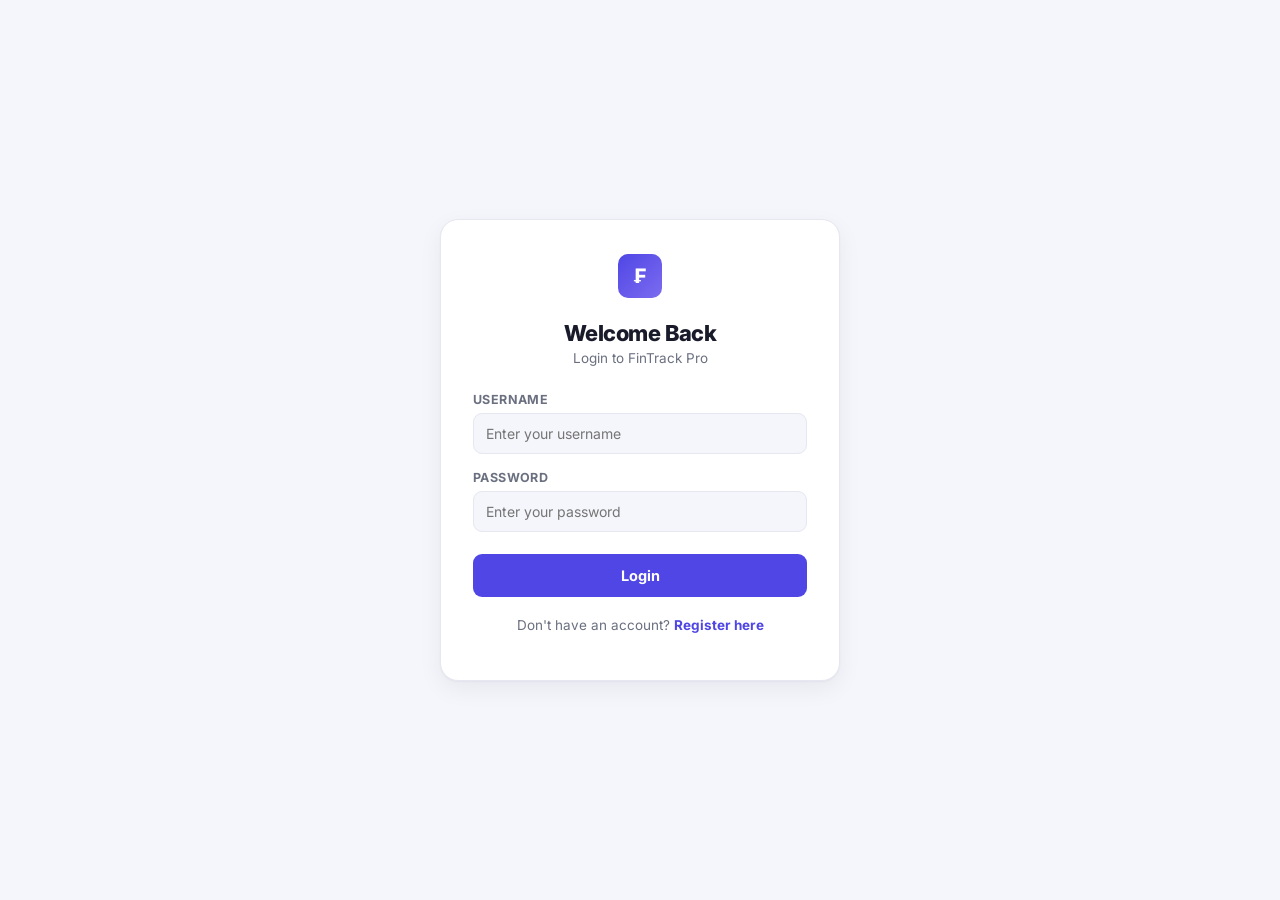
<file: FINTRACK-PRO-TASK-A7/index.html>
<!DOCTYPE html>
<html lang="en">
<head>
<meta charset="UTF-8" />
<meta name="viewport" content="width=device-width, initial-scale=1.0" />
<title>Login — FinTrack Pro</title>
<link rel="preconnect" href="https://fonts.googleapis.com">
<link rel="preconnect" href="https://fonts.gstatic.com" crossorigin>
<link href="https://fonts.googleapis.com/css2?family=Inter:wght@400;500;600;700;800&display=swap" rel="stylesheet">
<link rel="stylesheet" href="css/style.css">
</head>
<body>

<div class="auth-page">
  <div class="auth-card">
    <div class="auth-brand">
      <div class="brand-mark">₣</div>
    </div>
    <h1 class="auth-title">Welcome Back</h1>
    <p class="auth-sub">Login to FinTrack Pro</p>

    <div class="auth-error" id="authError"></div>
    <div class="auth-success" id="authSuccess"></div>

    <form onsubmit="handleLogin(event)">
      <div class="field">
        <label>Username</label>
        <input type="text" id="loginUsername" autocomplete="username" placeholder="Enter your username">
      </div>
      <div class="field">
        <label>Password</label>
        <input type="password" id="loginPassword" autocomplete="current-password" placeholder="Enter your password">
      </div>
      <button type="submit" class="btn btn-primary">Login</button>
    </form>

    <p class="auth-foot">Don't have an account? <a href="register.html">Register here</a></p>
  </div>
</div>

<script src="js/script.js"></script>
<script>checkRegisteredBanner();</script>
</body>
</html>
</file>
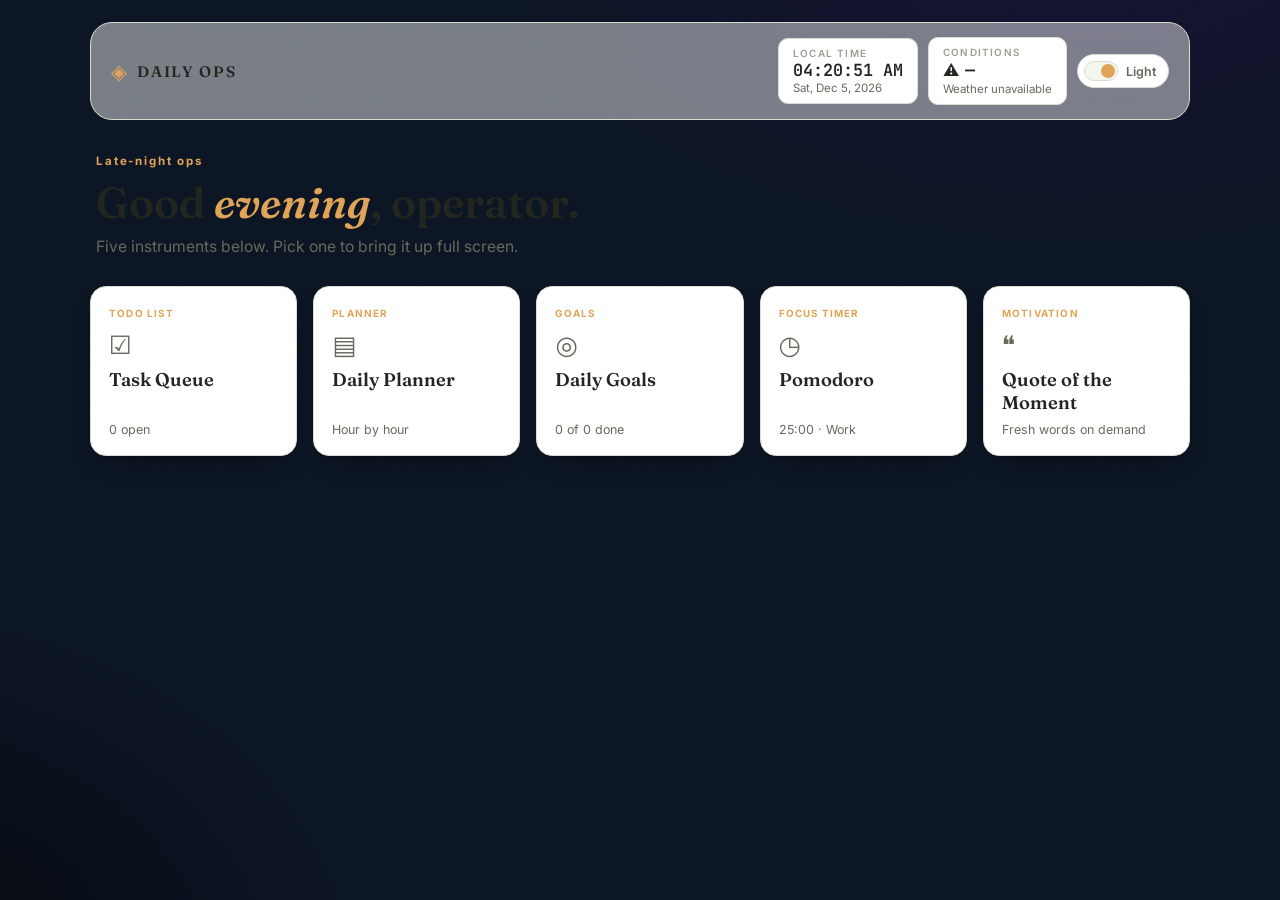
<file: PRODUCTIVITY-DASHBOARD-TASK-A8/index.html>
<!DOCTYPE html>
<html lang="en">
<head>
<meta charset="UTF-8" />
<meta name="viewport" content="width=device-width, initial-scale=1.0" />
<title>Daily Ops — Productivity Dashboard</title>
<link rel="preconnect" href="https://fonts.googleapis.com">
<link rel="preconnect" href="https://fonts.gstatic.com" crossorigin>
<link href="https://fonts.googleapis.com/css2?family=Fraunces:opsz,wght@9..144,400;9..144,500;9..144,600;9..144,700&family=Inter:wght@400;500;600;700&family=JetBrains+Mono:wght@400;500;700&display=swap" rel="stylesheet">
<link rel="stylesheet" href="style.css">
</head>
<body data-theme="dark" data-period="morning">

<div class="grain"></div>

<div class="app-shell">

  <!-- ===== Topbar : always-visible widgets ===== -->
  <header class="topbar">
    <div class="brand">
      <span class="brand-mark">◈</span>
      <span class="brand-text">DAILY&nbsp;OPS</span>
    </div>

    <div class="status-cluster">
      <div class="readout clock-widget" id="clock-widget">
        <span class="readout-label">LOCAL TIME</span>
        <span class="readout-value mono" id="clock-time">--:--:--</span>
        <span class="readout-sub" id="clock-date">-- --- ----</span>
      </div>

      <div class="readout weather-widget" id="weather-widget" aria-live="polite">
        <span class="readout-label">CONDITIONS</span>
        <div class="weather-body" id="weather-body">
          <span class="weather-icon" id="weather-icon">⋯</span>
          <span class="readout-value mono" id="weather-temp">--°</span>
        </div>
        <span class="readout-sub" id="weather-place">Locating…</span>
      </div>

      <button class="theme-toggle" id="theme-toggle" aria-label="Switch color theme" aria-pressed="false">
        <span class="toggle-track">
          <span class="toggle-thumb"></span>
        </span>
        <span class="toggle-label" id="theme-toggle-label">Dark</span>
      </button>
    </div>
  </header>

  <!-- ===== Dashboard (home) ===== -->
  <main class="dashboard" id="dashboard">
    <section class="hero">
      <p class="hero-eyebrow" id="hero-eyebrow">Systems nominal</p>
      <h1 class="hero-title">Good <span id="greeting-period">morning</span>, operator.</h1>
      <p class="hero-sub">Five instruments below. Pick one to bring it up full screen.</p>
    </section>

    <div class="card-grid" id="card-grid">
      <button class="tile" data-feature="todo">
        <span class="tile-tag">TODO&nbsp;LIST</span>
        <span class="tile-glyph">☑</span>
        <span class="tile-title">Task Queue</span>
        <span class="tile-meta" id="tile-meta-todo">0 open</span>
      </button>

      <button class="tile" data-feature="planner">
        <span class="tile-tag">PLANNER</span>
        <span class="tile-glyph">▤</span>
        <span class="tile-title">Daily Planner</span>
        <span class="tile-meta" id="tile-meta-planner">Hour by hour</span>
      </button>

      <button class="tile" data-feature="goals">
        <span class="tile-tag">GOALS</span>
        <span class="tile-glyph">◎</span>
        <span class="tile-title">Daily Goals</span>
        <span class="tile-meta" id="tile-meta-goals">0 of 0 done</span>
      </button>

      <button class="tile" data-feature="pomodoro">
        <span class="tile-tag">FOCUS&nbsp;TIMER</span>
        <span class="tile-glyph">◷</span>
        <span class="tile-title">Pomodoro</span>
        <span class="tile-meta" id="tile-meta-pomodoro">25:00 · Work</span>
      </button>

      <button class="tile" data-feature="quote">
        <span class="tile-tag">MOTIVATION</span>
        <span class="tile-glyph">❝</span>
        <span class="tile-title">Quote of the Moment</span>
        <span class="tile-meta">Fresh words on demand</span>
      </button>
    </div>
  </main>

  <!-- ===== Full-screen feature view ===== -->
  <div class="feature-view" id="feature-view" hidden>
    <button class="back-btn" id="back-btn">
      <span aria-hidden="true">←</span> Dashboard
    </button>

    <!-- TODO LIST -->
    <section class="feature-panel" data-panel="todo" hidden>
      <header class="panel-head">
        <span class="panel-tag">TODO LIST</span>
        <h2>Task Queue</h2>
      </header>

      <form class="add-row" id="todo-form">
        <input type="text" id="todo-input" placeholder="Add a task…" autocomplete="off" maxlength="140" aria-label="New task text" />
        <button type="submit" class="btn-primary">Add task</button>
      </form>

      <ul class="item-list" id="todo-list" aria-live="polite"></ul>
      <p class="empty-hint" id="todo-empty">No tasks yet. Add your first one above.</p>
    </section>

    <!-- DAILY PLANNER -->
    <section class="feature-panel" data-panel="planner" hidden>
      <header class="panel-head">
        <span class="panel-tag">PLANNER</span>
        <h2>Daily Planner</h2>
      </header>
      <div class="slot-list" id="slot-list"></div>
    </section>

    <!-- DAILY GOALS -->
    <section class="feature-panel" data-panel="goals" hidden>
      <header class="panel-head">
        <span class="panel-tag">GOALS</span>
        <h2>Daily Goals</h2>
      </header>

      <form class="add-row" id="goal-form">
        <input type="text" id="goal-input" placeholder="Set a goal for today…" autocomplete="off" maxlength="100" aria-label="New goal text" />
        <button type="submit" class="btn-primary">Add goal</button>
      </form>

      <div class="progress-block">
        <div class="progress-track"><div class="progress-fill" id="goal-progress-fill"></div></div>
        <span class="progress-text mono" id="goal-progress-text">0 of 0 completed</span>
      </div>

      <ul class="item-list" id="goal-list" aria-live="polite"></ul>
      <p class="empty-hint" id="goal-empty">No goals yet. What matters most today?</p>
    </section>

    <!-- POMODORO -->
    <section class="feature-panel feature-panel--center" data-panel="pomodoro" hidden>
      <header class="panel-head">
        <span class="panel-tag">FOCUS TIMER</span>
        <h2>Pomodoro</h2>
      </header>

      <div class="pomodoro-wrap">
        <div class="dial-wrap">
          <svg class="dial" viewBox="0 0 200 200" aria-hidden="true">
            <circle class="dial-track" cx="100" cy="100" r="88"></circle>
            <circle class="dial-progress" id="dial-progress" cx="100" cy="100" r="88"></circle>
          </svg>
          <div class="dial-center">
            <span class="dial-session" id="dial-session">Work Session</span>
            <span class="dial-time mono" id="dial-time">25:00</span>
          </div>
        </div>

        <div class="timer-controls">
          <button class="btn-secondary" id="timer-reset">Reset</button>
          <button class="btn-primary btn-primary--wide" id="timer-toggle">Start</button>
          <button class="btn-secondary" id="timer-skip">Skip</button>
        </div>
      </div>
    </section>

    <!-- MOTIVATION QUOTE -->
    <section class="feature-panel feature-panel--center" data-panel="quote" hidden>
      <header class="panel-head">
        <span class="panel-tag">MOTIVATION</span>
        <h2>Quote of the Moment</h2>
      </header>

      <div class="quote-card" aria-live="polite">
        <p class="quote-text" id="quote-text">Loading a thought worth keeping…</p>
        <p class="quote-author" id="quote-author"></p>
      </div>

      <button class="btn-primary" id="quote-refresh">New quote</button>
    </section>
  </div>

</div>

<script src="script.js"></script>
</body>
</html>
</file>
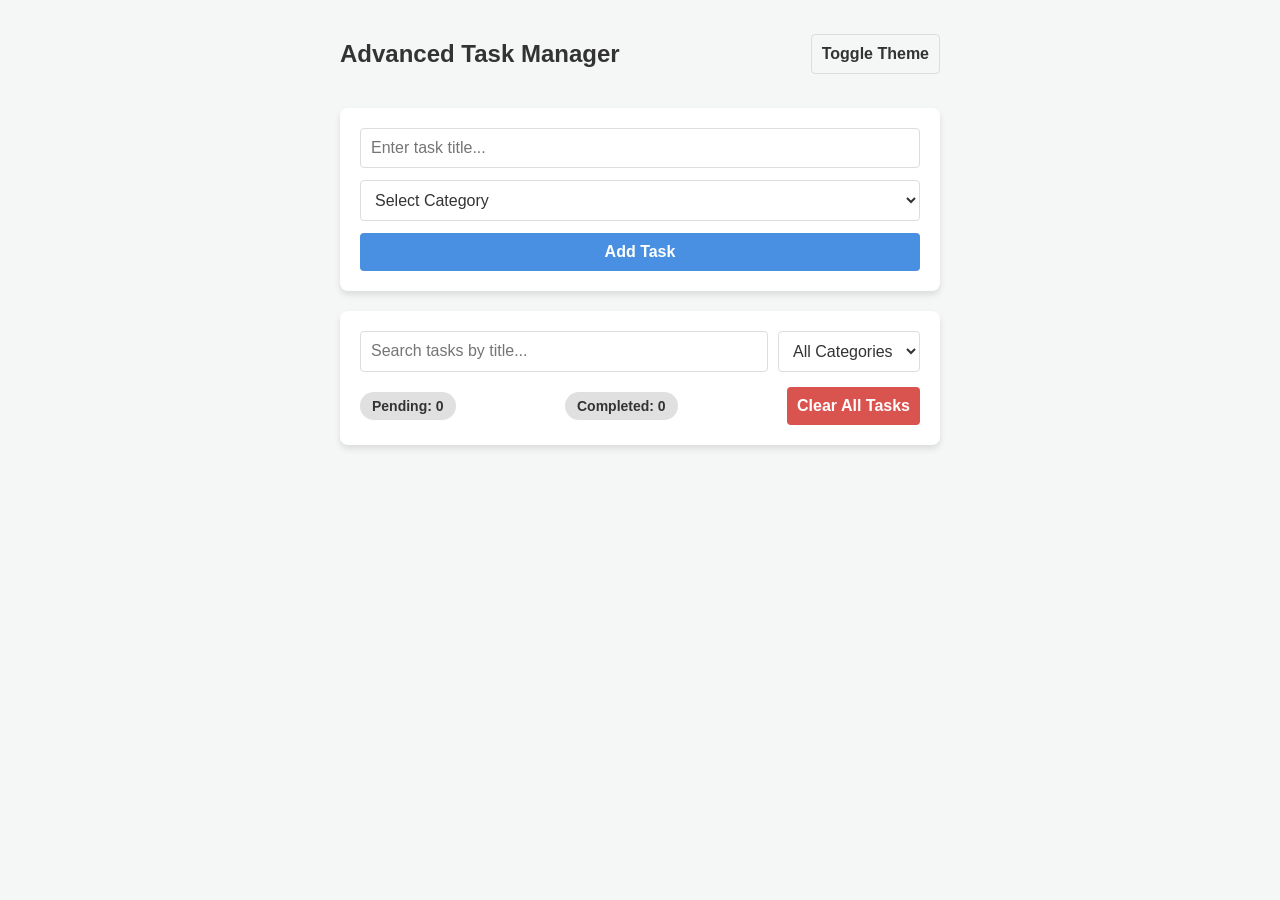
<file: PROJECT-DOM-TASK-A6/index.html>
<!DOCTYPE html>
<html lang="en" data-theme="light">
<head>
    <meta charset="UTF-8">
    <meta name="viewport" content="width=device-width, initial-scale=1.0">
    <title>DOM Explorer: Advanced Interactive Task Manager</title>
    <link rel="stylesheet" href="style.css">
</head>
<body>

    <header>
        <h2>Advanced Task Manager</h2>
        <button id="theme-toggle">Toggle Theme</button>
    </header>

    <div class="container">
        <form id="task-form">
            <input type="text" id="task-title" placeholder="Enter task title..." required>
            <select id="task-category" required>
                <option value="" disabled selected>Select Category</option>
                <option value="Work">Work</option>
                <option value="Personal">Personal</option>
                <option value="Urgent">Urgent</option>
            </select>
            <button type="submit">Add Task</button>
        </form>
    </div>

    <div class="container controls-grid">
        <div class="search-filters">
            <input type="text" id="search-input" placeholder="Search tasks by title...">
            <select id="filter-category">
                <option value="All">All Categories</option>
                <option value="Work">Work</option>
                <option value="Personal">Personal</option>
                <option value="Urgent">Urgent</option>
            </select>
        </div>
        
        <div class="counters-row">
            <div class="counter-badge">Pending: <span id="count-pending">0</span></div>
            <div class="counter-badge">Completed: <span id="count-completed">0</span></div>
            <button id="clear-all-btn" class="btn-delete">Clear All Tasks</button>
        </div>
    </div>

    <div id="task-container" class="task-list"></div>

    <script src="script.js"></script>
</body>
</html>
</file>
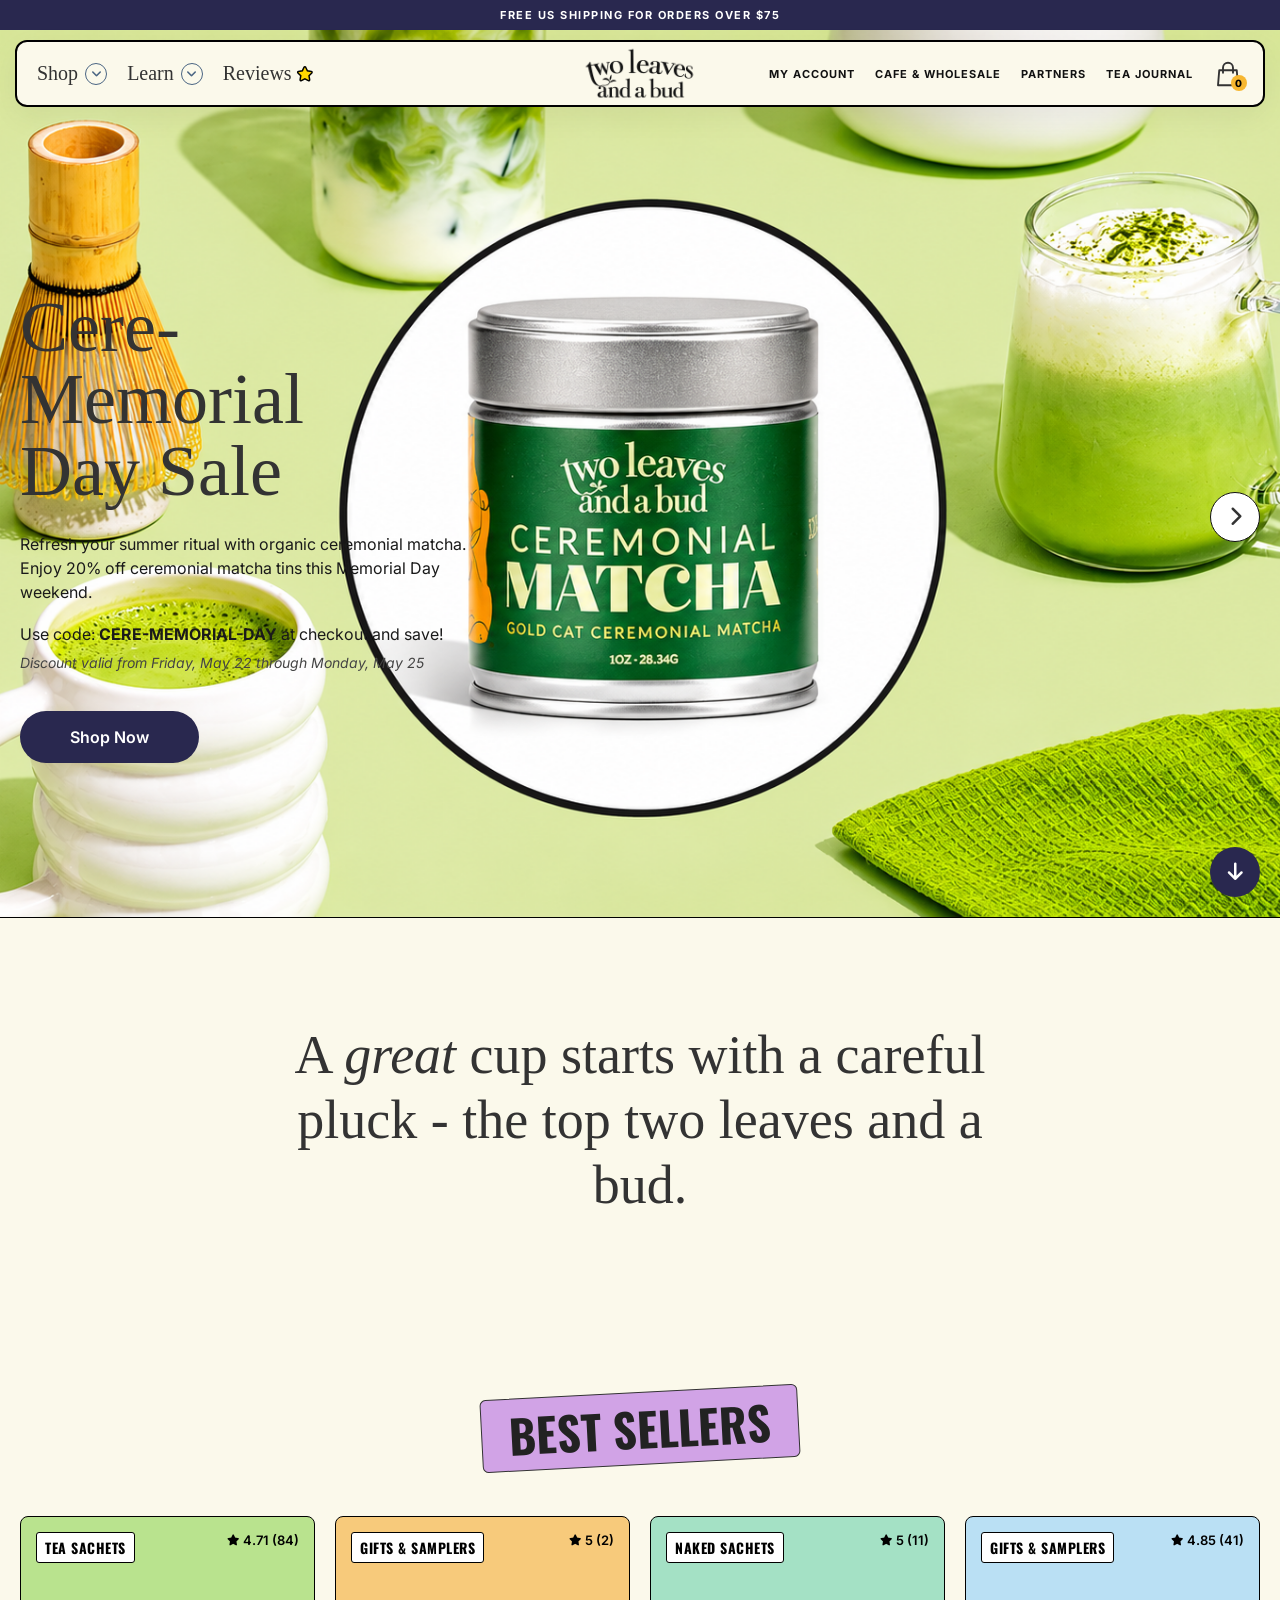
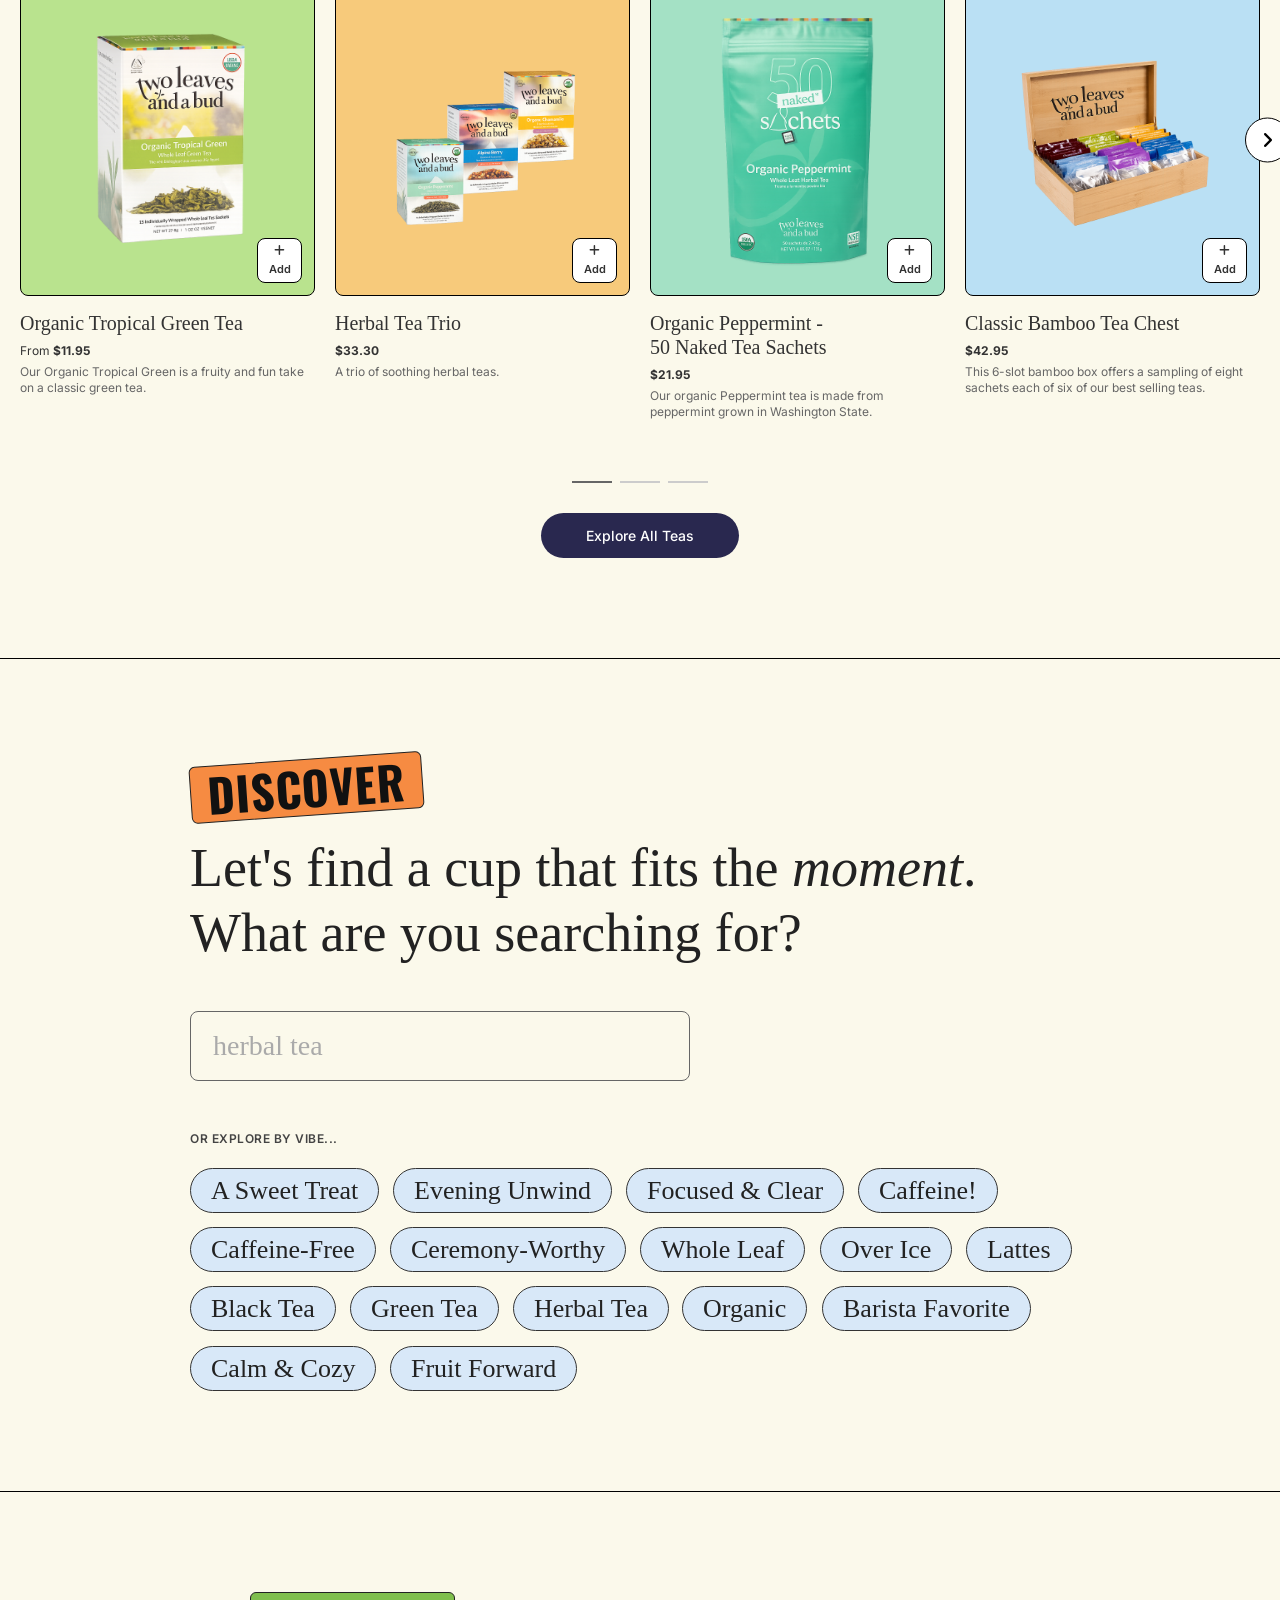
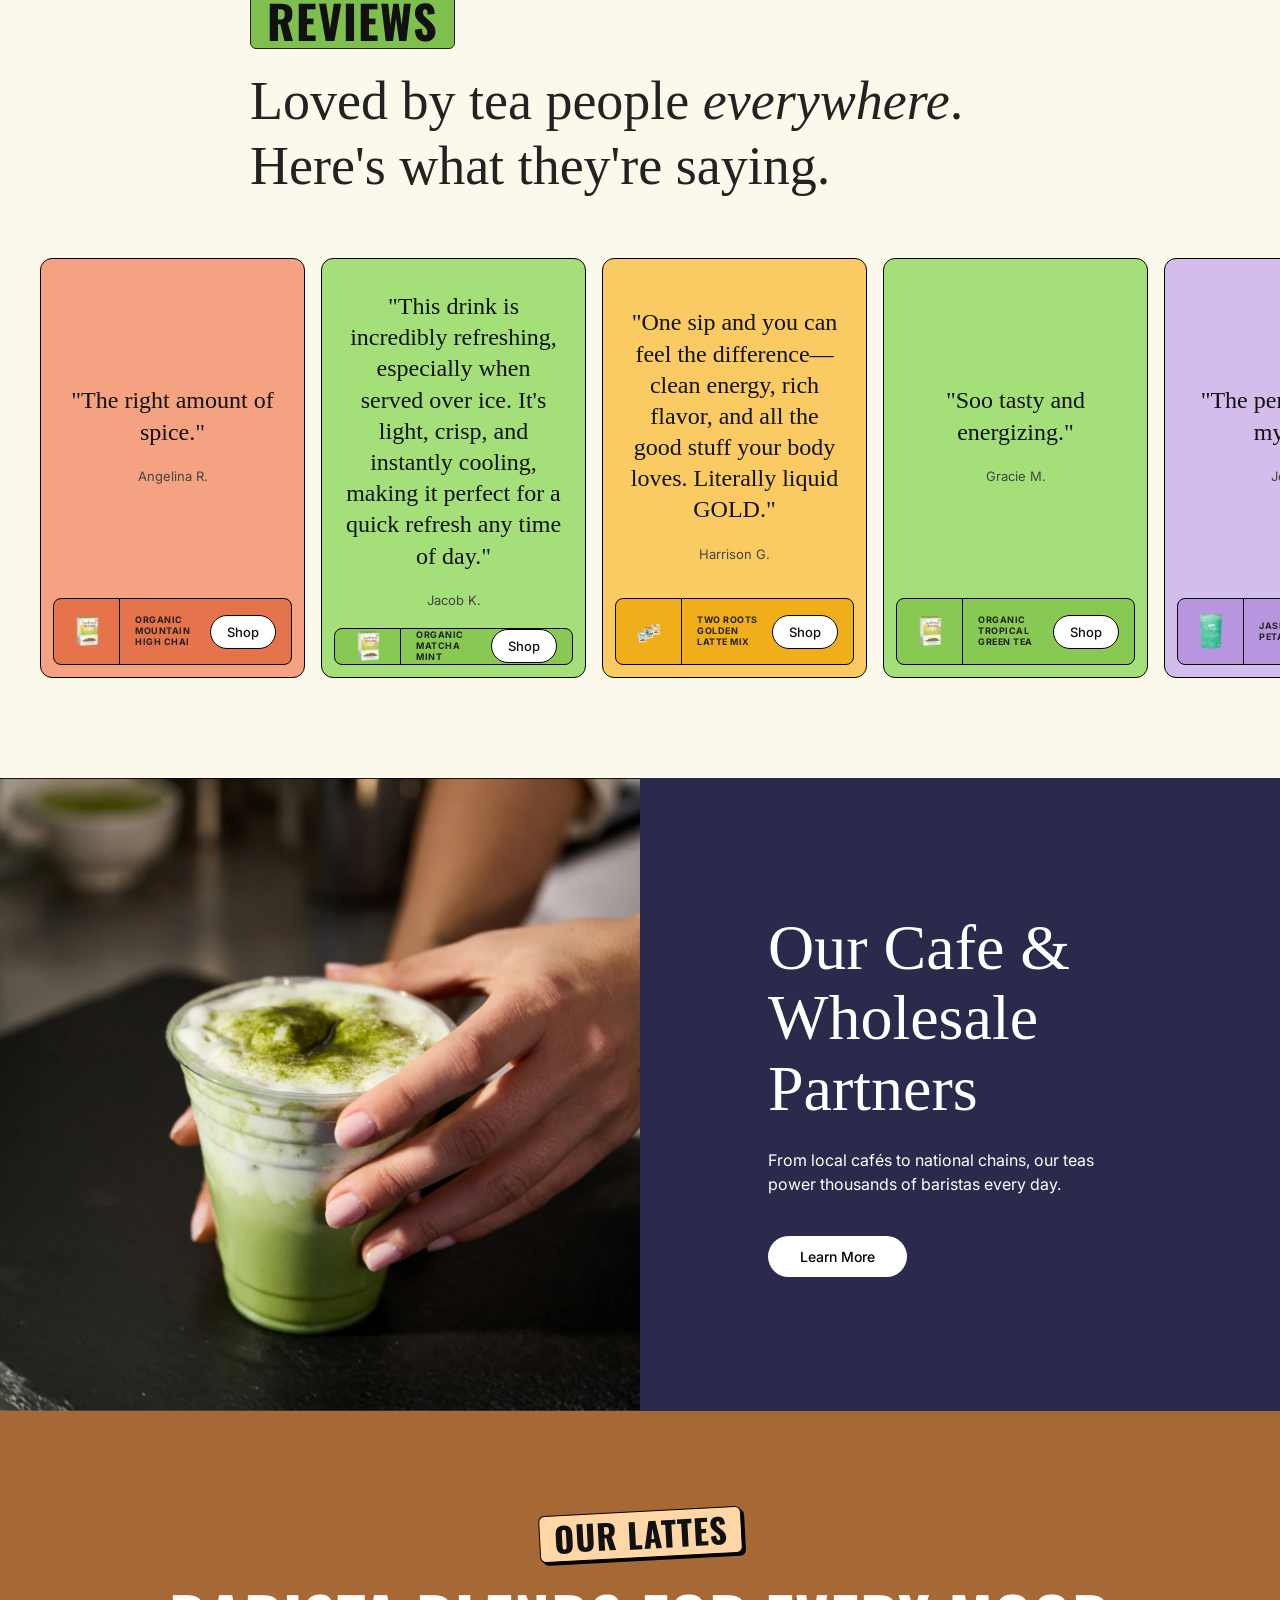
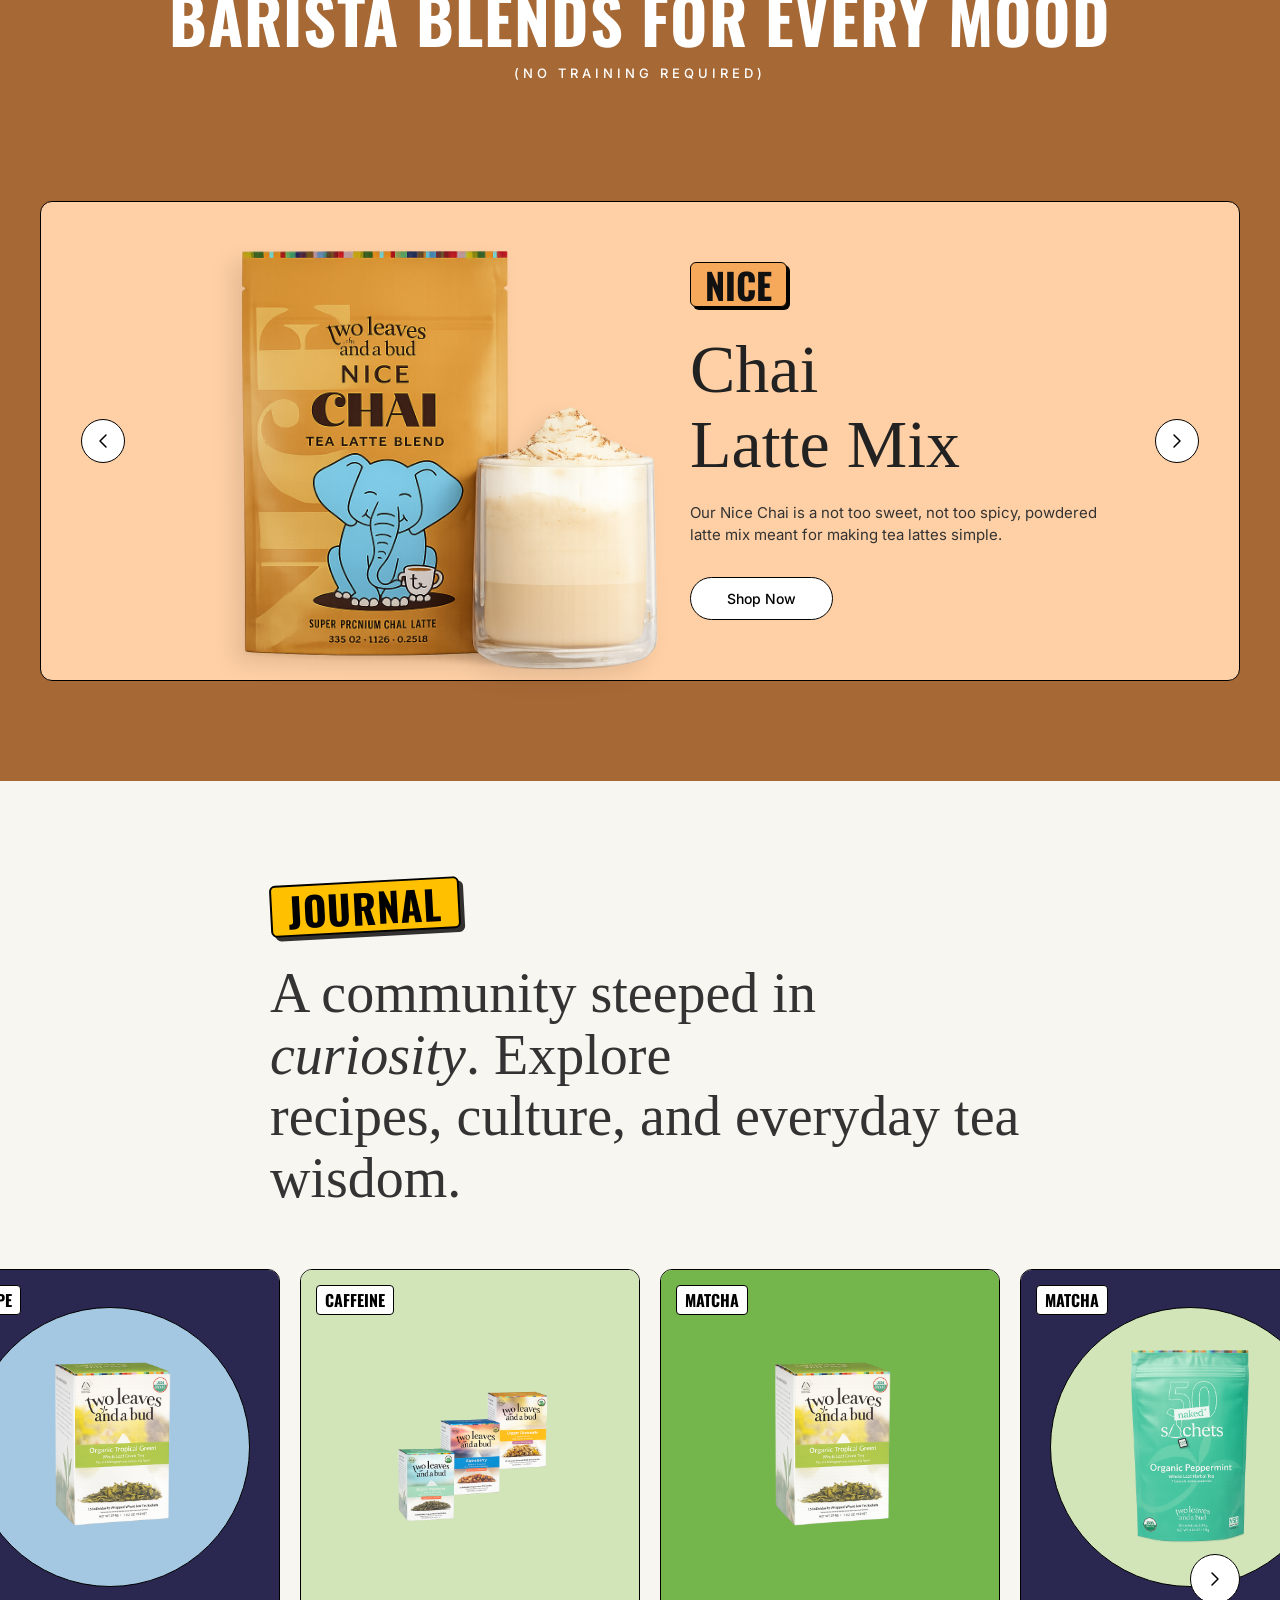
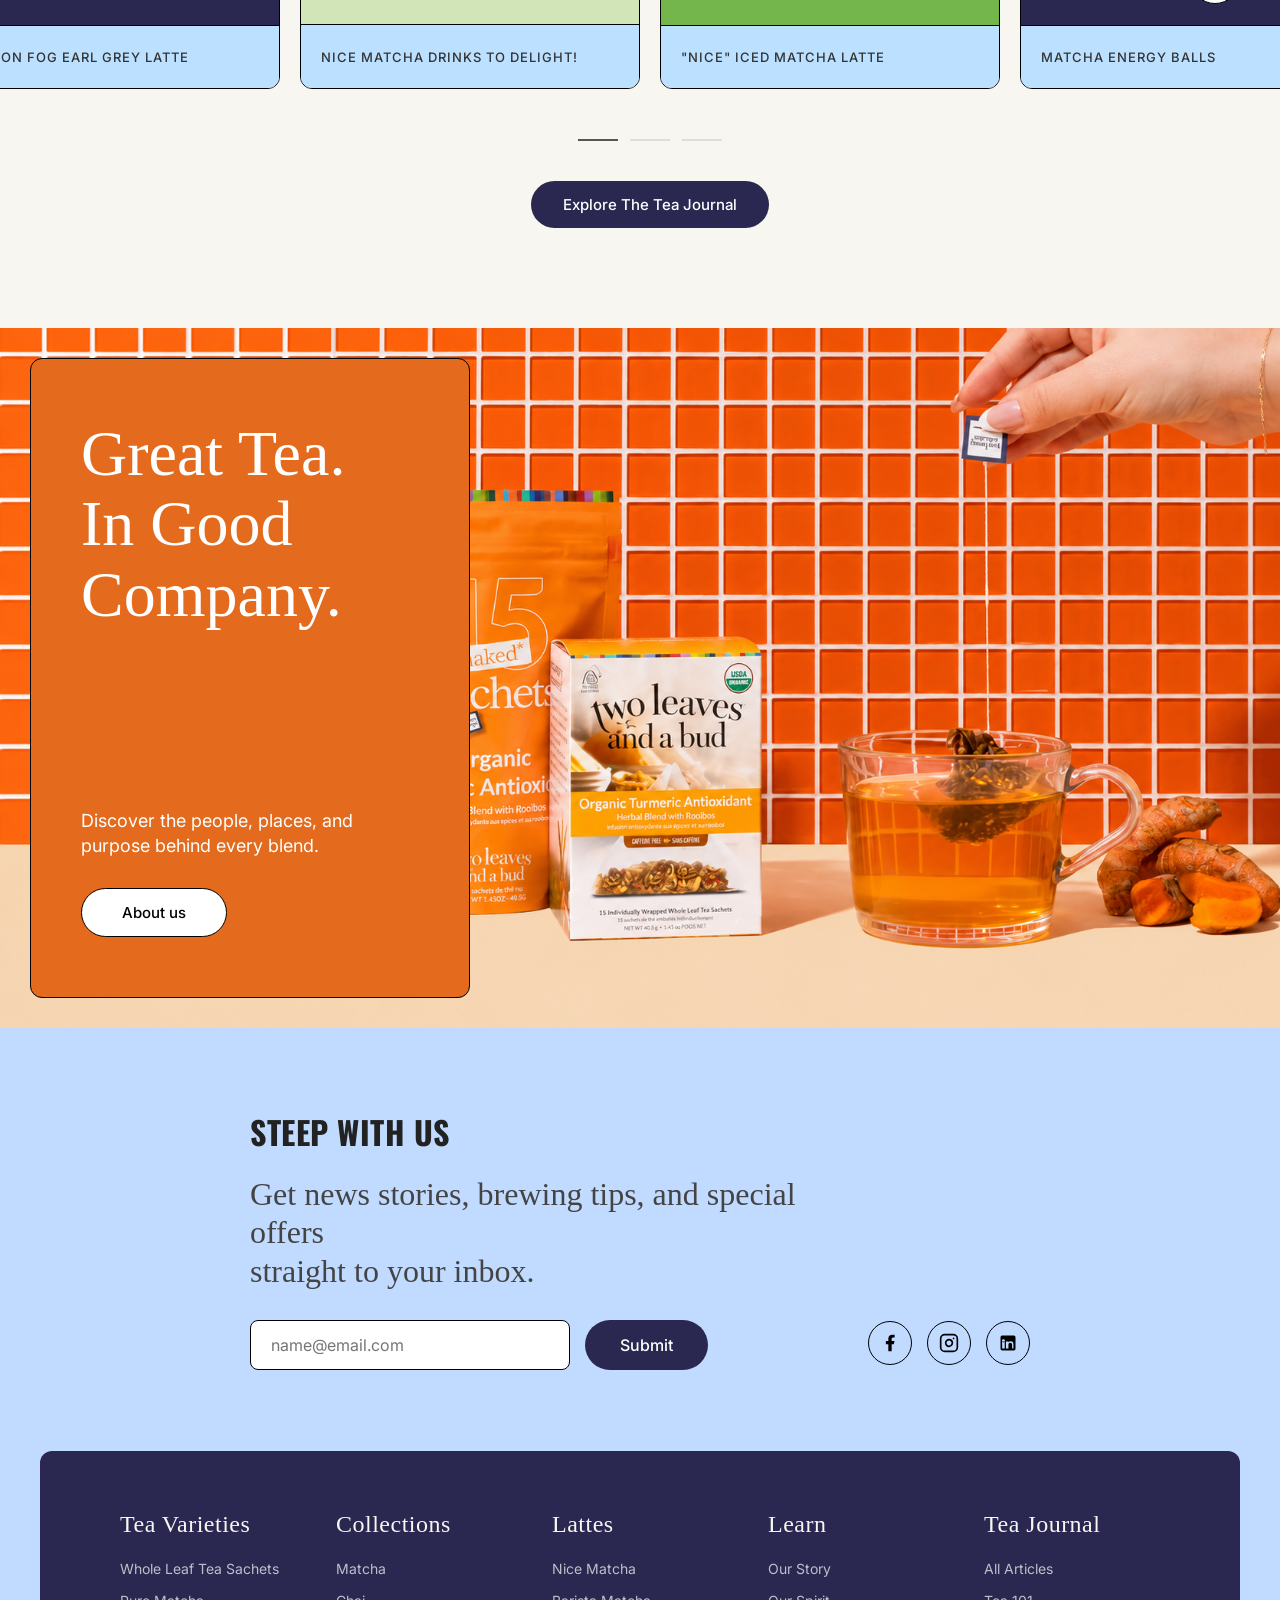
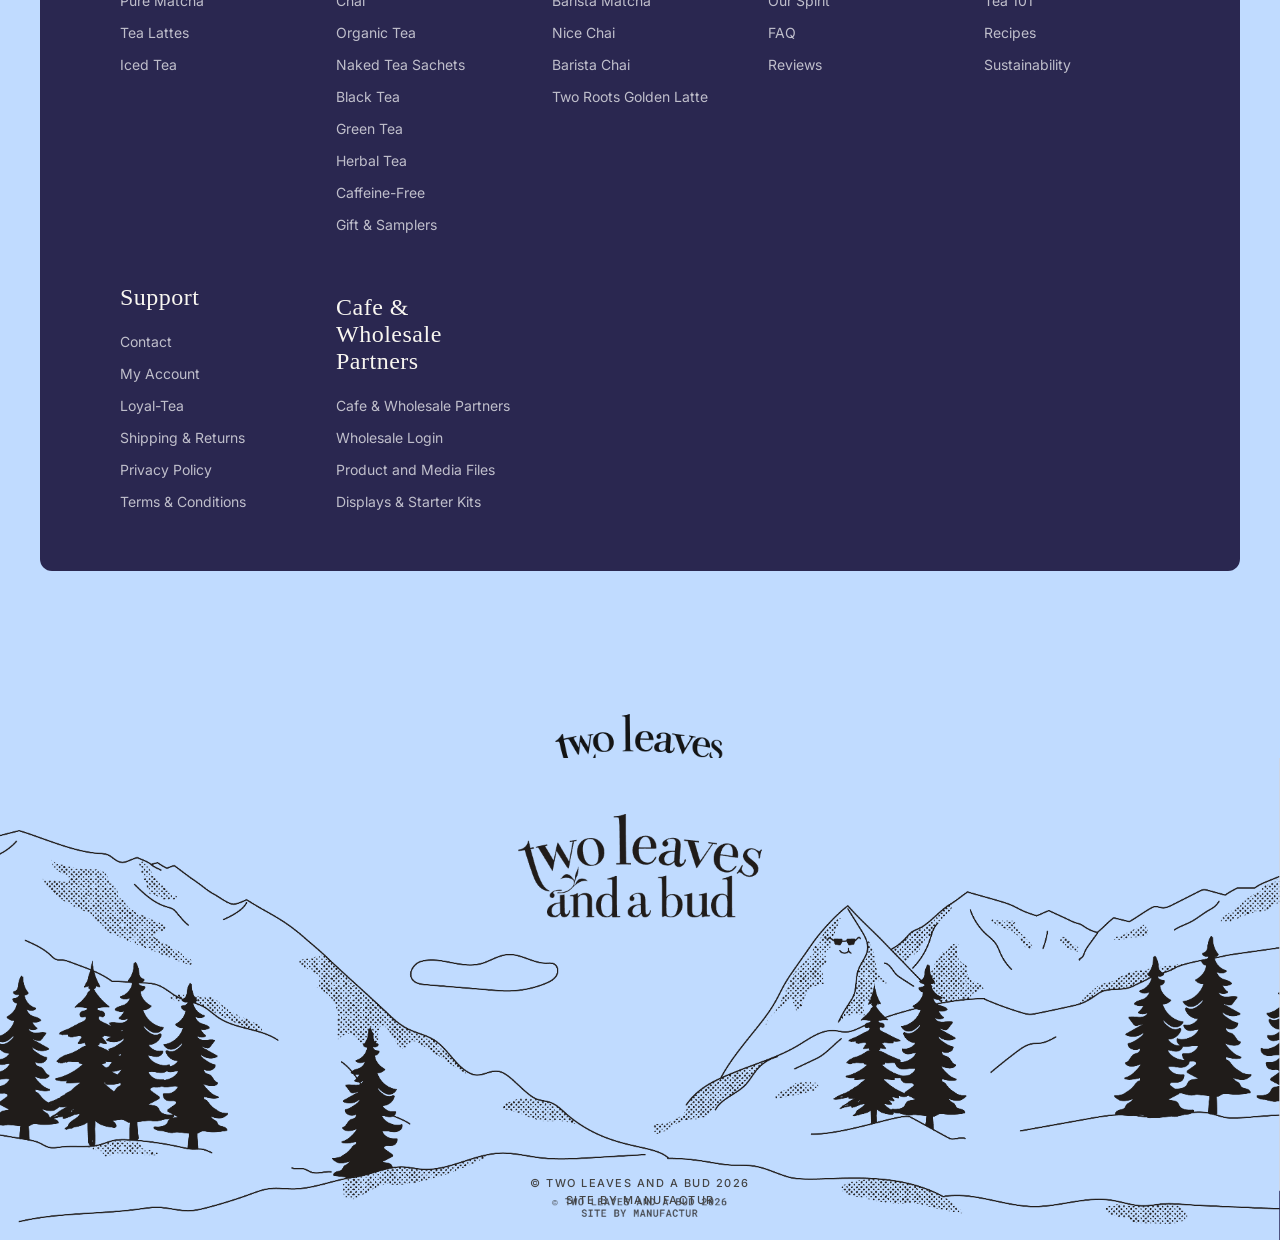
<file: RESPONSIVE TASK/index.html>
<!DOCTYPE html>
<html lang="en">
<head>
    <meta charset="UTF-8">
    <meta name="viewport" content="width=device-width, initial-scale=1.0">
    <title>Two Leaves and a Bud - Replica</title>
    <link rel="stylesheet" href="style.css">
    <link rel="preconnect" href="https://fonts.googleapis.com">
    <link rel="preconnect" href="https://fonts.gstatic.com" crossorigin>
    <link href="https://fonts.googleapis.com/css2?family=Playfair+Display:ital,wght@0,400;0,600;1,400&family=Inter:wght@400;500;600;700&family=Oswald:wght@700&display=swap" rel="stylesheet">
    
    <link rel="stylesheet" href="https://cdnjs.cloudflare.com/ajax/libs/font-awesome/6.4.0/css/all.min.css">
</head>
<body>
    <div class="top-banner">
        FREE US SHIPPING FOR ORDERS OVER $75
    </div>

    <nav class="navbar animate-on-scroll">
        <button class="mobile-menu-btn">
            <svg width="34" height="22" viewBox="0 0 34 22" fill="none" xmlns="http://www.w3.org/2000/svg">
                <path d="M0 1H34M0 11H34M0 21H34" stroke="#333" stroke-width="1.2"/>
            </svg>
        </button>
        
        <div class="nav-left desktop-only">
            <a href="#">Shop <i class="fa-solid fa-angle-down" style="border: 1.5px solid #4A6583; border-radius: 50%; width: 22px; height: 22px; display: flex; align-items: center; justify-content: center; font-size: 12px; color: #4A6583; margin-left: 2px;"></i></a>
            <a href="#">Learn <i class="fa-solid fa-angle-down" style="border: 1.5px solid #4A6583; border-radius: 50%; width: 22px; height: 22px; display: flex; align-items: center; justify-content: center; font-size: 12px; color: #4A6583; margin-left: 2px;"></i></a>
            <a href="#">Reviews <i class="fa-solid fa-star" style="color: #FFD700; -webkit-text-stroke: 1.5px black;"></i></a>
        </div>
        
        <div class="nav-center">
            <img src="./assets/logo.png" alt="Two Leaves and a Bud Logo" class="logo-img">
        </div>

        <div class="nav-right">
            <a href="#" class="desktop-only">MY ACCOUNT</a>
            <a href="#" class="desktop-only">CAFE & WHOLESALE</a>
            <a href="#" class="desktop-only">PARTNERS</a>
            <a href="#" class="desktop-only">TEA JOURNAL</a>
            <a href="#" class="cart">
                <svg width="30" height="30" viewBox="0 0 24 24" fill="none" xmlns="http://www.w3.org/2000/svg">
                    <path d="M16 11V7C16 4.79086 14.2091 3 12 3C9.79086 3 8 4.79086 8 7V11M5 9H19L20 21H4L5 9Z" stroke="currentColor" stroke-width="1.5" stroke-linecap="round" stroke-linejoin="round"/>
                </svg>
                <span class="cart-badge">0</span>
            </a>
        </div>
    </nav>

    
    <div class="mobile-menu-overlay">
        <div class="mobile-menu-header">
            <button class="close-menu-btn"><i class="fa-solid fa-xmark"></i></button>
        </div>
        <div class="mobile-menu-links">
            <a href="#">Shop</a>
            <a href="#">Learn</a>
            <a href="#">Reviews</a>
            <a href="#">My Account</a>
            <a href="#">Cafe & Wholesale</a>
            <a href="#">Partners</a>
            <a href="#">Tea Journal</a>
        </div>
    </div>

    <div class="hero-wrapper">

    <main class="hero-section">
        <div class="hero-content">
            <h1 class="hero-title">
                Cere-<br>
                Memorial<br>
                Day Sale
                <button class="nav-arrow right-arrow mobile-arrow"><i class="fa-solid fa-angle-right"></i></button>
            </h1>
            <p class="hero-subtitle">
                Refresh your summer ritual with organic ceremonial matcha.<br>
                Enjoy 20% off ceremonial matcha tins this Memorial Day<br>
                weekend.
            </p>
            <p class="hero-promo">
                Use code: <strong>CERE-MEMORIAL-DAY</strong> at checkout and save!
            </p>
            <p class="hero-disclaimer">
                <em>Discount valid from Friday, May 22 through Monday, May 25</em>
            </p>
            <button class="shop-now-btn">Shop Now</button>
        </div>

        
        <button class="nav-arrow right-arrow desktop-arrow"><i class="fa-solid fa-chevron-right"></i></button>
        <button class="nav-arrow down-arrow desktop-arrow"><i class="fa-solid fa-arrow-down"></i></button>
    </main>
    </div>

    <section class="intro-section">
        <h2 class="intro-text">A <em>great</em> cup starts with a careful<br>pluck - the top two leaves and a bud.</h2>
    </section>

    <section class="bestsellers-section">
        <div class="bestsellers-badge-container">
            <div class="bestsellers-badge">BEST SELLERS</div>
        </div>

        <div class="carousel-container">
            <button class="carousel-arrow right-arrow-carousel"><i class="fa-solid fa-angle-right"></i></button>
            
            <div class="cards-wrapper">
                
                <div class="product-item">
                    <div class="product-card" style="background-color: #b9e38e;">
                        <div class="card-header">
                            <span class="category-tag">TEA SACHETS</span>
                            <span class="rating"><i class="fa-solid fa-star"></i> 4.71 (84)</span>
                        </div>
                        <div class="product-image-container">
                            <img src="./assets/product1.png" alt="Organic Tropical Green Tea" class="product-img">
                        </div>
                        <button class="add-btn"><i class="fa-solid fa-plus"></i><span>Add</span></button>
                    </div>
                    <div class="product-info">
                        <h3 class="product-title">Organic Tropical Green Tea</h3>
                        <p class="product-price">From <strong>$11.95</strong></p>
                        <p class="product-desc">Our Organic Tropical Green is a fruity and fun take on a classic green tea.</p>
                    </div>
                </div>

                
                <div class="product-item">
                    <div class="product-card" style="background-color: #f7ca7b;">
                        <div class="card-header">
                            <span class="category-tag">GIFTS & SAMPLERS</span>
                            <span class="rating"><i class="fa-solid fa-star"></i> 5 (2)</span>
                        </div>
                        <div class="product-image-container">
                            <img src="./assets/product2.png" alt="Herbal Tea Trio" class="product-img">
                        </div>
                        <button class="add-btn"><i class="fa-solid fa-plus"></i><span>Add</span></button>
                    </div>
                    <div class="product-info">
                        <h3 class="product-title">Herbal Tea Trio</h3>
                        <p class="product-price"><strong>$33.30</strong></p>
                        <p class="product-desc">A trio of soothing herbal teas.</p>
                    </div>
                </div>

                
                <div class="product-item">
                    <div class="product-card" style="background-color: #a4e1c5;">
                        <div class="card-header">
                            <span class="category-tag">NAKED SACHETS</span>
                            <span class="rating"><i class="fa-solid fa-star"></i> 5 (11)</span>
                        </div>
                        <div class="product-image-container">
                            <img src="./assets/product3.png" alt="Organic Peppermint" class="product-img">
                        </div>
                        <button class="add-btn"><i class="fa-solid fa-plus"></i><span>Add</span></button>
                    </div>
                    <div class="product-info">
                        <h3 class="product-title">Organic Peppermint -<br>50 Naked Tea Sachets</h3>
                        <p class="product-price"><strong>$21.95</strong></p>
                        <p class="product-desc">Our organic Peppermint tea is made from peppermint grown in Washington State.</p>
                    </div>
                </div>

                
                <div class="product-item">
                    <div class="product-card" style="background-color: #bae0f4;">
                        <div class="card-header">
                            <span class="category-tag">GIFTS & SAMPLERS</span>
                            <span class="rating"><i class="fa-solid fa-star"></i> 4.85 (41)</span>
                        </div>
                        <div class="product-image-container">
                            <img src="./assets/product4.png" alt="Classic Bamboo Tea Chest" class="product-img">
                        </div>
                        <button class="add-btn"><i class="fa-solid fa-plus"></i><span>Add</span></button>
                    </div>
                    <div class="product-info">
                        <h3 class="product-title">Classic Bamboo Tea Chest</h3>
                        <p class="product-price"><strong>$42.95</strong></p>
                        <p class="product-desc">This 6-slot bamboo box offers a sampling of eight sachets each of six of our best selling teas.</p>
                    </div>
                </div>
            </div>

            <div class="pagination-dots">
                <span class="dot active"></span>
                <span class="dot"></span>
                <span class="dot"></span>
            </div>
            
            <div class="explore-btn-container">
                <a href="#" class="explore-btn">Explore All Teas</a>
            </div>
        </div>
    </section>

    
    <section class="discover-section">
        <div class="discover-container">
            <div class="discover-badge-wrapper">
                <div class="discover-badge">DISCOVER</div>
            </div>
            
            <h2 class="discover-heading">
                Let's find a cup that fits the <em>moment</em>.<br>
                What are you searching for?
            </h2>
            
            <div class="search-box">
                <input type="text" placeholder="herbal tea">
            </div>

            <p class="explore-label">OR EXPLORE BY VIBE...</p>
            
            <div class="vibe-tags">
                <a href="#" class="vibe-tag">A Sweet Treat</a>
                <a href="#" class="vibe-tag">Evening Unwind</a>
                <a href="#" class="vibe-tag">Focused & Clear</a>
                <a href="#" class="vibe-tag">Caffeine!</a>
                <a href="#" class="vibe-tag">Caffeine-Free</a>
                <a href="#" class="vibe-tag">Ceremony-Worthy</a>
                <a href="#" class="vibe-tag">Whole Leaf</a>
                <a href="#" class="vibe-tag">Over Ice</a>
                <a href="#" class="vibe-tag">Lattes</a>
                <a href="#" class="vibe-tag">Black Tea</a>
                <a href="#" class="vibe-tag">Green Tea</a>
                <a href="#" class="vibe-tag">Herbal Tea</a>
                <a href="#" class="vibe-tag">Organic</a>
                <a href="#" class="vibe-tag">Barista Favorite</a>
                <a href="#" class="vibe-tag">Calm & Cozy</a>
                <a href="#" class="vibe-tag">Fruit Forward</a>
            </div>
        </div>
    </section>

    
    <section class="reviews-section">
        <div class="reviews-header-container">
            <div class="reviews-badge-wrapper">
                <div class="reviews-badge">REVIEWS</div>
            </div>
            <h2 class="reviews-heading">
                Loved by tea people <em>everywhere</em>.<br>
                Here's what they're saying.
            </h2>
        </div>

        <div class="reviews-carousel-container">
            <div class="reviews-cards-wrapper">
                
                <div class="review-card" style="background-color: #f4a282;">
                    <div class="review-content-top">
                        <p class="review-text">"The right amount of spice."</p>
                        <p class="reviewer-name">Angelina R.</p>
                    </div>
                    <div class="review-product-box" style="background-color: #e5734b;">
                        <div class="review-product-img-wrapper">
                            <img src="./assets/product1.png" alt="Organic Mountain High Chai" class="review-product-img">
                        </div>
                        <div class="review-product-info">
                            <span class="review-product-name">ORGANIC<br>MOUNTAIN<br>HIGH CHAI</span>
                            <a href="#" class="review-shop-btn">Shop</a>
                        </div>
                    </div>
                </div>

                
                <div class="review-card" style="background-color: #a5df79;">
                    <div class="review-content-top">
                        <p class="review-text">"This drink is incredibly refreshing, especially when served over ice. It's light, crisp, and instantly cooling, making it perfect for a quick refresh any time of day."</p>
                        <p class="reviewer-name">Jacob K.</p>
                    </div>
                    <div class="review-product-box" style="background-color: #87c952;">
                        <div class="review-product-img-wrapper">
                            <img src="./assets/product1.png" alt="Organic Matcha Mint" class="review-product-img">
                        </div>
                        <div class="review-product-info">
                            <span class="review-product-name">ORGANIC<br>MATCHA<br>MINT</span>
                            <a href="#" class="review-shop-btn">Shop</a>
                        </div>
                    </div>
                </div>

                
                <div class="review-card" style="background-color: #facb62;">
                    <div class="review-content-top">
                        <p class="review-text">"One sip and you can feel the difference—clean energy, rich flavor, and all the good stuff your body loves. Literally liquid GOLD."</p>
                        <p class="reviewer-name">Harrison G.</p>
                    </div>
                    <div class="review-product-box" style="background-color: #f0af1a;">
                        <div class="review-product-img-wrapper">
                            <img src="./assets/product2.png" alt="Two Roots Golden Latte Mix" class="review-product-img">
                        </div>
                        <div class="review-product-info">
                            <span class="review-product-name">TWO ROOTS<br>GOLDEN<br>LATTE MIX</span>
                            <a href="#" class="review-shop-btn">Shop</a>
                        </div>
                    </div>
                </div>

                
                <div class="review-card" style="background-color: #a5df79;">
                    <div class="review-content-top">
                        <p class="review-text">"Soo tasty and energizing."</p>
                        <p class="reviewer-name">Gracie M.</p>
                    </div>
                    <div class="review-product-box" style="background-color: #87c952;">
                        <div class="review-product-img-wrapper">
                            <img src="./assets/product1.png" alt="Organic Tropical Green Tea" class="review-product-img">
                        </div>
                        <div class="review-product-info">
                            <span class="review-product-name">ORGANIC<br>TROPICAL<br>GREEN TEA</span>
                            <a href="#" class="review-shop-btn">Shop</a>
                        </div>
                    </div>
                </div>

                
                <div class="review-card" style="background-color: #d2bdec;">
                    <div class="review-content-top">
                        <p class="review-text">"The perfect start to my day."</p>
                        <p class="reviewer-name">Jorge F.</p>
                    </div>
                    <div class="review-product-box" style="background-color: #b896df;">
                        <div class="review-product-img-wrapper">
                            <img src="./assets/product3.png" alt="Jasmine Petal" class="review-product-img">
                        </div>
                        <div class="review-product-info">
                            <span class="review-product-name">JASMINE<br>PETAL</span>
                            <a href="#" class="review-shop-btn">Shop</a>
                        </div>
                    </div>
                </div>
            </div>
        </div>
    </section>

    
    <section class="cafe-section">
        <div class="cafe-image-col">
            <img src="./assets/our-cafe.png" alt="Our Cafe & Wholesale Partners" class="cafe-img">
        </div>
        <div class="cafe-content-col">
            <h2 class="cafe-heading">Our Cafe &<br>Wholesale Partners</h2>
            <p class="cafe-desc">From local cafés to national chains, our teas<br>power thousands of baristas every day.</p>
            <a href="#" class="cafe-btn">Learn More</a>
        </div>
    </section>

    
    <section class="lattes-section">
        <div class="lattes-header">
            <div class="lattes-badge">OUR LATTES</div>
            <h2 class="lattes-heading">BARISTA BLENDS FOR EVERY MOOD</h2>
            <p class="lattes-subheading">(NO TRAINING REQUIRED)</p>
        </div>

        <div class="lattes-carousel-container">
            <div class="latte-card">
                <button class="latte-nav left-nav">
                    <svg width="24" height="24" viewBox="0 0 24 24" fill="none" stroke="currentColor" stroke-width="1.5" stroke-linecap="round" stroke-linejoin="round"><path d="M15 18l-6-6 6-6"/></svg>
                </button>

                <div class="latte-card-left">
                    <img src="./assets/chai.png" alt="Nice Chai Latte Blend" class="latte-product-img">
                </div>
                <div class="latte-card-right">
                    <div class="latte-nice-badge">NICE</div>
                    <h3 class="latte-title">Chai<br>Latte Mix</h3>
                    <p class="latte-desc">Our Nice Chai is a not too sweet, not too spicy, powdered latte mix meant for making tea lattes simple.</p>
                    <a href="#" class="latte-shop-btn">Shop Now</a>
                </div>

                <button class="latte-nav right-nav">
                    <svg width="24" height="24" viewBox="0 0 24 24" fill="none" stroke="currentColor" stroke-width="1.5" stroke-linecap="round" stroke-linejoin="round"><path d="M9 18l6-6-6-6"/></svg>
                </button>
            </div>
        </div>
    </section>

    
    <section class="journal-section">
        <div class="journal-header">
            <div class="journal-badge">JOURNAL</div>
            <h2 class="journal-desc">A community steeped in <em>curiosity</em>. Explore<br>recipes, culture, and everyday tea wisdom.</h2>
        </div>

        <div class="journal-carousel-wrapper">
            
            <div class="journal-card">
                <div class="journal-card-top" style="background-color: #2a2750;">
                    <div class="journal-category-badge">RECIPE</div>
                    <div class="journal-circle" style="background-color: #a4c8e1;"></div>
                    <img src="./assets/product1.png" alt="Recipe" class="journal-placeholder-img">
                </div>
                <div class="journal-card-bottom" style="background-color: #bce0ff;">
                    <span class="journal-card-title">LONDON FOG EARL GREY LATTE</span>
                </div>
            </div>

            
            <div class="journal-card">
                <div class="journal-card-top" style="background-color: #d2e5b8;">
                    <div class="journal-category-badge">CAFFEINE</div>
                    <img src="./assets/product2.png" alt="Caffeine" class="journal-placeholder-img">
                </div>
                <div class="journal-card-bottom" style="background-color: #bce0ff;">
                    <span class="journal-card-title">NICE MATCHA DRINKS TO DELIGHT!</span>
                </div>
            </div>

            
            <div class="journal-card">
                <div class="journal-card-top" style="background-color: #74b64c;">
                    <div class="journal-category-badge">MATCHA</div>
                    <img src="./assets/product1.png" alt="Matcha" class="journal-placeholder-img">
                </div>
                <div class="journal-card-bottom" style="background-color: #bce0ff;">
                    <span class="journal-card-title">"NICE" ICED MATCHA LATTE</span>
                </div>
            </div>

            
            <div class="journal-card">
                <div class="journal-card-top" style="background-color: #2a2750;">
                    <div class="journal-category-badge">MATCHA</div>
                    <div class="journal-circle" style="background-color: #d2e5b8;"></div>
                    <img src="./assets/product3.png" alt="Matcha Whisk" class="journal-placeholder-img">
                </div>
                <div class="journal-card-bottom" style="background-color: #bce0ff;">
                    <span class="journal-card-title">MATCHA ENERGY BALLS</span>
                </div>
            </div>

            <button class="journal-nav right-nav">
                <svg width="24" height="24" viewBox="0 0 24 24" fill="none" stroke="currentColor" stroke-width="1.5" stroke-linecap="round" stroke-linejoin="round"><path d="M9 18l6-6-6-6"/></svg>
            </button>
        </div>

        
        <div class="journal-footer">
            <div class="journal-indicators">
                <span class="indicator active"></span>
                <span class="indicator"></span>
                <span class="indicator"></span>
            </div>
            <a href="#" class="journal-explore-btn">Explore The Tea Journal</a>
        </div>
    </section>

    
    <section class="about-section">
        <div class="about-card">
            <h2 class="about-heading">Great Tea.<br>In Good<br>Company.</h2>
            
            <div class="about-bottom-content">
                <p class="about-desc">Discover the people, places, and<br>purpose behind every blend.</p>
                <a href="#" class="about-btn">About us</a>
            </div>
        </div>
    </section>

    
    <section class="newsletter-section">
        <div class="newsletter-container">
            <div class="newsletter-left">
                <h2 class="newsletter-heading">STEEP WITH US</h2>
                <p class="newsletter-desc">Get news stories, brewing tips, and special offers<br>straight to your inbox.</p>
                <form class="newsletter-form">
                    <input type="email" placeholder="name@email.com" class="newsletter-input">
                    <button type="submit" class="newsletter-submit">Submit</button>
                </form>
            </div>
            <div class="newsletter-right">
                <a href="#" class="social-icon">
                    <svg width="20" height="20" viewBox="0 0 24 24" fill="currentColor"><path d="M14 13.5h2.5l1-4H14v-2c0-1.03 0-2 2-2h1.5V2.14c-.326-.043-1.557-.14-2.857-.14C11.928 2 10 3.657 10 6.7v2.8H7v4h3V22h4v-8.5z"/></svg>
                </a>
                <a href="#" class="social-icon">
                    <svg width="20" height="20" viewBox="0 0 24 24" fill="none" stroke="currentColor" stroke-width="2" stroke-linecap="round" stroke-linejoin="round"><rect x="2" y="2" width="20" height="20" rx="5" ry="5"></rect><path d="M16 11.37A4 4 0 1 1 12.63 8 4 4 0 0 1 16 11.37z"></path><line x1="17.5" y1="6.5" x2="17.51" y2="6.5"></line></svg>
                </a>
                <a href="#" class="social-icon">
                    <svg width="20" height="20" viewBox="0 0 24 24" fill="currentColor"><path d="M19 3a2 2 0 0 1 2 2v14a2 2 0 0 1-2 2H5a2 2 0 0 1-2-2V5a2 2 0 0 1 2-2h14m-.5 15.5v-5.3a3.26 3.26 0 0 0-3.26-3.26c-1.4 0-2.32.8-2.71 1.51v-1.2h-3v8.25h3v-4.58c0-1.22.99-2.2 2.2-2.2 1.21 0 2.2.98 2.2 2.2v4.58h3M6.5 7.5c-1 0-1.8.8-1.8 1.8 0 .99.8 1.8 1.8 1.8 1 .01 1.8-.8 1.8-1.8 0-1-.8-1.8-1.8-1.8m-1.5 11h3v-8.25H5v8.25"/></svg>
                </a>
            </div>
        </div>
    </section>

    
    <footer class="main-footer">
        <div class="footer-container">
            
            <div class="footer-col">
                <div class="footer-block">
                    <h3 class="footer-heading">Tea Varieties</h3>
                    <ul class="footer-links">
                        <li><a href="#">Whole Leaf Tea Sachets</a></li>
                        <li><a href="#">Pure Matcha</a></li>
                        <li><a href="#">Tea Lattes</a></li>
                        <li><a href="#">Iced Tea</a></li>
                    </ul>
                </div>
                <div class="footer-block mt-auto">
                    <h3 class="footer-heading">Support</h3>
                    <ul class="footer-links">
                        <li><a href="#">Contact</a></li>
                        <li><a href="#">My Account</a></li>
                        <li><a href="#">Loyal-Tea</a></li>
                        <li><a href="#">Shipping & Returns</a></li>
                        <li><a href="#">Privacy Policy</a></li>
                        <li><a href="#">Terms & Conditions</a></li>
                    </ul>
                </div>
            </div>

            
            <div class="footer-col">
                <div class="footer-block">
                    <h3 class="footer-heading">Collections</h3>
                    <ul class="footer-links">
                        <li><a href="#">Matcha</a></li>
                        <li><a href="#">Chai</a></li>
                        <li><a href="#">Organic Tea</a></li>
                        <li><a href="#">Naked Tea Sachets</a></li>
                        <li><a href="#">Black Tea</a></li>
                        <li><a href="#">Green Tea</a></li>
                        <li><a href="#">Herbal Tea</a></li>
                        <li><a href="#">Caffeine-Free</a></li>
                        <li><a href="#">Gift & Samplers</a></li>
                    </ul>
                </div>
                <div class="footer-block mt-auto">
                    <h3 class="footer-heading">Cafe & Wholesale Partners</h3>
                    <ul class="footer-links">
                        <li><a href="#">Cafe & Wholesale Partners</a></li>
                        <li><a href="#">Wholesale Login</a></li>
                        <li><a href="#">Product and Media Files</a></li>
                        <li><a href="#">Displays & Starter Kits</a></li>
                    </ul>
                </div>
            </div>

            
            <div class="footer-col">
                <div class="footer-block">
                    <h3 class="footer-heading">Lattes</h3>
                    <ul class="footer-links">
                        <li><a href="#">Nice Matcha</a></li>
                        <li><a href="#">Barista Matcha</a></li>
                        <li><a href="#">Nice Chai</a></li>
                        <li><a href="#">Barista Chai</a></li>
                        <li><a href="#">Two Roots Golden Latte</a></li>
                    </ul>
                </div>
            </div>

            
            <div class="footer-col">
                <div class="footer-block">
                    <h3 class="footer-heading">Learn</h3>
                    <ul class="footer-links">
                        <li><a href="#">Our Story</a></li>
                        <li><a href="#">Our Spirit</a></li>
                        <li><a href="#">FAQ</a></li>
                        <li><a href="#">Reviews</a></li>
                    </ul>
                </div>
            </div>

            
            <div class="footer-col">
                <div class="footer-block">
                    <h3 class="footer-heading">Tea Journal</h3>
                    <ul class="footer-links">
                        <li><a href="#">All Articles</a></li>
                        <li><a href="#">Tea 101</a></li>
                        <li><a href="#">Recipes</a></li>
                        <li><a href="#">Sustainability</a></li>
                    </ul>
                </div>
            </div>
        </div>

        
        <div class="footer-image-wrapper">
            <img src="./assets/logo.png" alt="Two leaves and a bud logo" class="footer-large-logo">
            <img src="./assets/footer.png" alt="Two Leaves and a Bud Illustration" class="footer-bottom-img">
            <div class="footer-copyright">
                &copy; TWO LEAVES AND A BUD 2026<br>
                SITE BY MANUFACTUR
            </div>
        </div>
    </footer>

    
    <script>
        document.addEventListener("DOMContentLoaded", () => {
            // Mobile Menu Toggle
            const mobileMenuBtn = document.querySelector('.mobile-menu-btn');
            const closeMenuBtn = document.querySelector('.close-menu-btn');
            const mobileMenuOverlay = document.querySelector('.mobile-menu-overlay');

            mobileMenuBtn.addEventListener('click', () => {
                mobileMenuOverlay.classList.add('active');
                document.body.style.overflow = 'hidden'; // Prevent scrolling
            });

            closeMenuBtn.addEventListener('click', () => {
                mobileMenuOverlay.classList.remove('active');
                document.body.style.overflow = 'auto';
            });

            // Select major elements to animate on scroll
            const selectors = [
                '.hero-heading', '.hero-buttons', '.marquee-container', 
                '.products-header', '.product-card', '.vibe-tag', 
                '.reviews-badge', '.reviews-heading', '.review-card', 
                '.latte-header', '.latte-card', 
                '.cafe-image-col', '.cafe-text-col', 
                '.journal-header', '.journal-card', 
                '.about-card', '.newsletter-container', '.main-footer'
            ];
            
            const elementsToAnimate = document.querySelectorAll(selectors.join(', '));
            
            // Add the base animation class to all selected elements
            elementsToAnimate.forEach(el => el.classList.add('animate-on-scroll'));

            // Setup Intersection Observer
            const observer = new IntersectionObserver((entries) => {
                entries.forEach(entry => {
                    if (entry.isIntersecting) {
                        entry.target.classList.add('is-visible');
                        // Unobserve after animating so it only animates once per load
                        observer.unobserve(entry.target);
                    }
                });
            }, { 
                threshold: 0.1, // Trigger when 10% of the element is visible
                rootMargin: "0px 0px -50px 0px" // Trigger slightly before it hits the very bottom
            });

            // Start observing
            document.querySelectorAll('.animate-on-scroll').forEach(el => {
                observer.observe(el);
            });
        });
    </script>
</body>
</html>
</file>
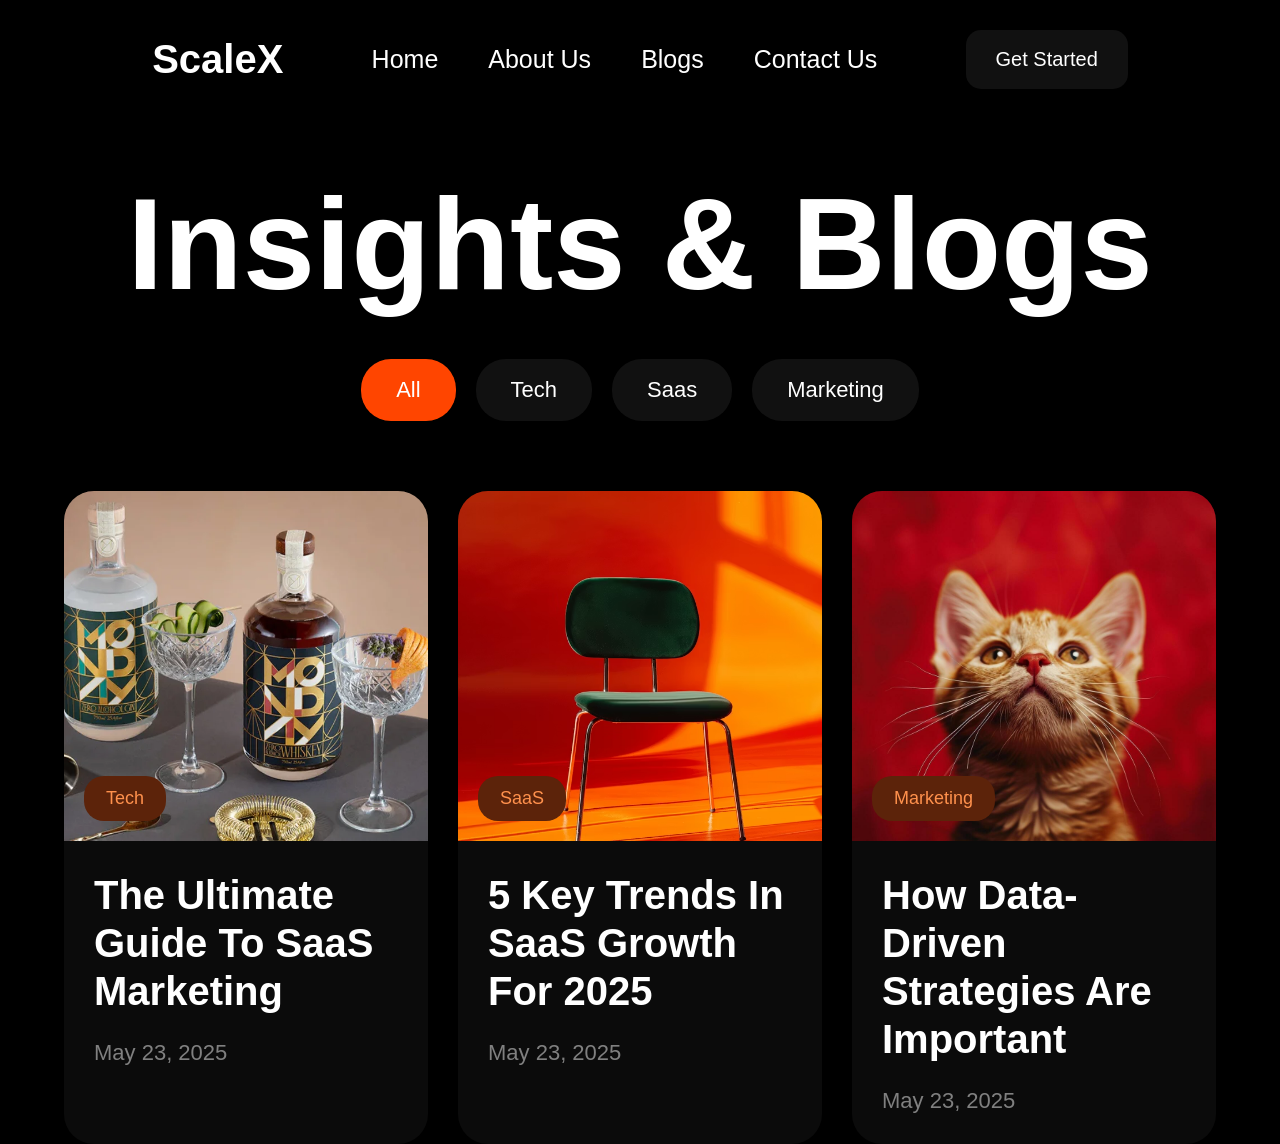
<file: TASK-A2/EASY/index.html>
<!DOCTYPE html>
<html lang="en">

<head>
    <meta charset="UTF-8">
    <meta name="viewport" content="width=device-width, initial-scale=1.0">
    <title>ScaleX</title>
    <link rel="stylesheet" href="style.css">
</head>

<body>
    <div class="container">
        <nav>
            <div class="logo">ScaleX</div>

            <ul>
                <li><a href="#">Home</a></li>
                <li><a href="#">About Us</a></li>
                <li><a href="#">Blogs</a></li>
                <li><a href="#">Contact Us</a></li>
            </ul>

            <button class="btn">Get Started</button>
        </nav>

        <section class="hero">
            <h1>Insights & Blogs</h1>

            <div class="categories">
                <button class="active">All</button>
                <button>Tech</button>
                <button>Saas</button>
                <button>Marketing</button>
            </div>
        </section>


        <section class="cards">
            <!-- CARD 1 -->
            <div class="card">
                <div class="image-box">
                    <img src="./IMAGES/img1.webp">
                    <span class="tag">
                        Tech
                    </span>
                </div>

                <div class="card-content">
                    <h2>
                        The Ultimate Guide To
                        SaaS Marketing
                    </h2>
                    <p>
                        May 23, 2025
                    </p>
                </div>
            </div>

            <!-- CARD 2 -->

            <div class="card">
                <div class="image-box">
                    <img src="./IMAGES/img2.avif">
                    <span class="tag">
                        SaaS
                    </span>
                </div>

                <div class="card-content">
                    <h2>
                        5 Key Trends In SaaS
                        Growth For 2025
                    </h2>
                    <p>
                        May 23, 2025
                    </p>
                </div>
            </div>

            <!-- CARD 3 -->

            <div class="card">
                <div class="image-box">
                    <img src="./IMAGES/img3.jpg">
                    <span class="tag">
                        Marketing
                    </span>
                </div>
                <div class="card-content">
                    <h2>
                        How Data-Driven
                        Strategies Are Important
                    </h2>
                    <p>
                        May 23, 2025
                    </p>
                </div>
            </div>
        </section>
    </div>
</body>

</html>
</file>
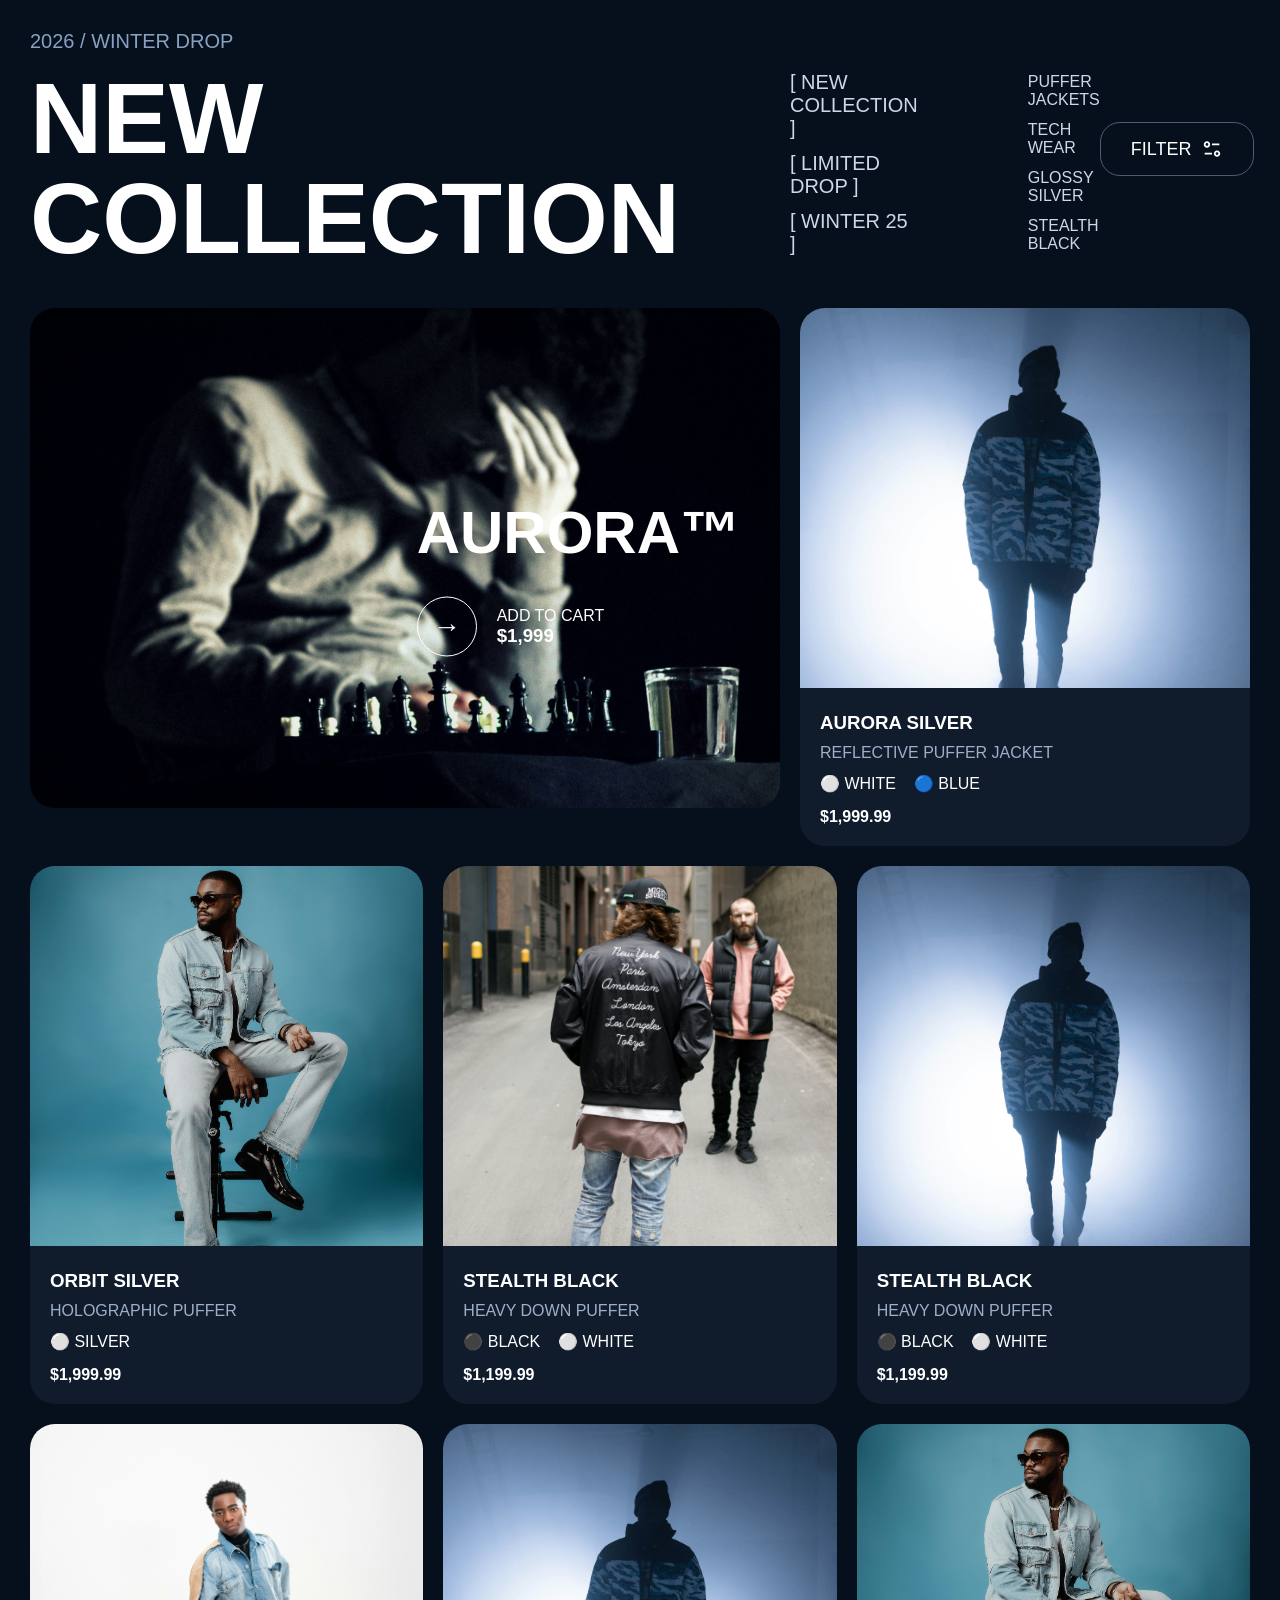
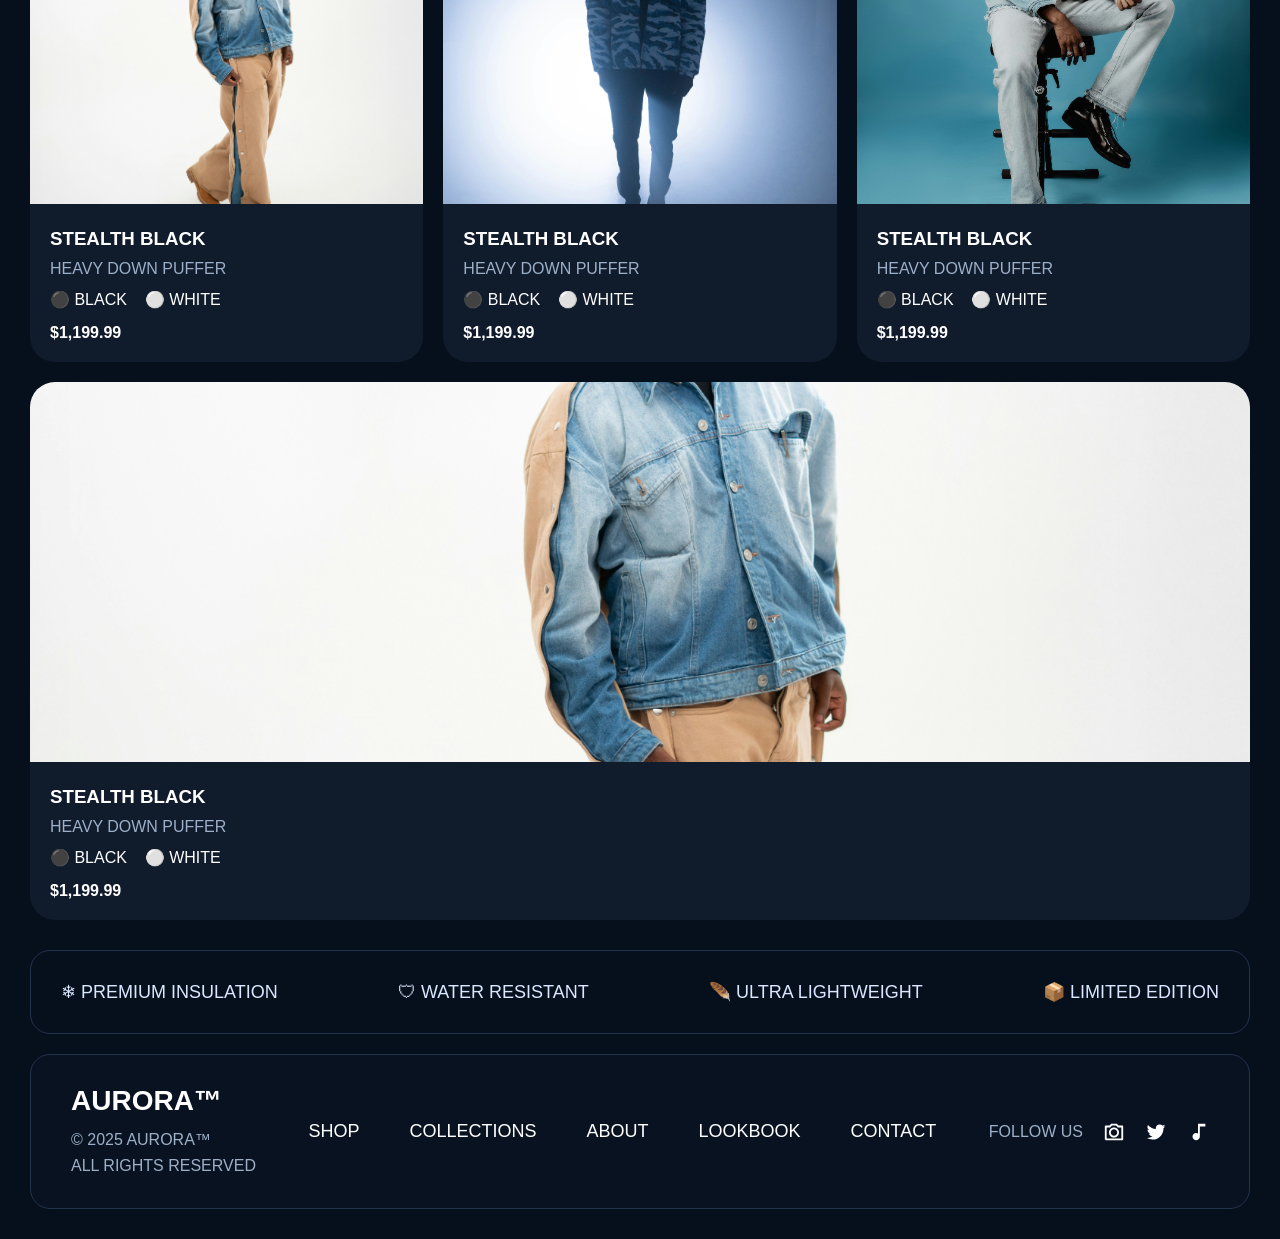
<file: TASK-A2/MEDIUM/index.html>
<!DOCTYPE html>
<html lang="en">

<head>
    <meta charset="UTF-8">
    <meta name="viewport" content="width=device-width, initial-scale=1.0">
    <title>Document</title>
    <link rel="stylesheet" href="style.css">
</head>

<body>
    <div class="container">

        <div class="top">
            <div class="top-left">
                <div class="title">
                <p>2026 / WINTER DROP</p>

                <h1>NEW COLLECTION</h1>
            </div>

            <div class="menu">
                <p>[ NEW COLLECTION ]</p>
                <p>[ LIMITED DROP ]</p>
                <p>[ WINTER 25 ]</p>
            </div>

            <div class="details">
                <p>PUFFER JACKETS</p>
                <p>TECH WEAR</p>
                <p>GLOSSY SILVER</p>
                <p>STEALTH BLACK</p>
            </div>
            </div>

            <button class="filter-btn">
                FILTER <div class="filter-icon"><svg xmlns="http://www.w3.org/2000/svg" viewBox="0 0 24 24" fill="currentColor">
                    <path
                        d="M5 7C5 6.17157 5.67157 5.5 6.5 5.5C7.32843 5.5 8 6.17157 8 7C8 7.82843 7.32843 8.5 6.5 8.5C5.67157 8.5 5 7.82843 5 7ZM6.5 3.5C4.567 3.5 3 5.067 3 7C3 8.933 4.567 10.5 6.5 10.5C8.433 10.5 10 8.933 10 7C10 5.067 8.433 3.5 6.5 3.5ZM12 8H20V6H12V8ZM16 17C16 16.1716 16.6716 15.5 17.5 15.5C18.3284 15.5 19 16.1716 19 17C19 17.8284 18.3284 18.5 17.5 18.5C16.6716 18.5 16 17.8284 16 17ZM17.5 13.5C15.567 13.5 14 15.067 14 17C14 18.933 15.567 20.5 17.5 20.5C19.433 20.5 21 18.933 21 17C21 15.067 19.433 13.5 17.5 13.5ZM4 16V18H12V16H4Z">
                    </path>
                </svg></div>
            </button>
        </div>


        <!-- ================= PRODUCTS ================= -->

        <div class="products">

            <!-- BIG CARD -->

            <div class="hero-card">

                <img src="./IMAGES/hero.jpg">

                <div class="overlay">

                    <h2>AURORA™</h2>

                    <div class="price-box">

                        <button>→</button>

                        <div>
                            <p>ADD TO CART</p>
                            <h3>$1,999</h3>
                        </div>

                    </div>

                </div>

            </div>

            <!-- SMALL CARDS -->

            <div class="card">

                <img src="./IMAGES/jacket1.jpg">

                <div class="card-content">

                    <h3>AURORA SILVER</h3>

                    <p>REFLECTIVE PUFFER JACKET</p>

                    <span>⚪ WHITE &nbsp;&nbsp; 🔵 BLUE</span>

                    <h4>$1,999.99</h4>

                </div>

            </div>

            <div class="card">

                <img src="./IMAGES/jacket2.jpg">

                <div class="card-content">

                    <h3>ORBIT SILVER</h3>

                    <p>HOLOGRAPHIC PUFFER</p>

                    <span>⚪ SILVER</span>

                    <h4>$1,999.99</h4>

                </div>

            </div>

            <div class="card">

                <img src="./IMAGES/jacket3.jpg">

                <div class="card-content">

                    <h3>STEALTH BLACK</h3>

                    <p>HEAVY DOWN PUFFER</p>

                    <span>⚫ BLACK &nbsp;&nbsp; ⚪ WHITE</span>

                    <h4>$1,199.99</h4>

                </div>

            </div>

            <div class="card">

                <img src="./IMAGES/jacket1.jpg">

                <div class="card-content">

                    <h3>STEALTH BLACK</h3>

                    <p>HEAVY DOWN PUFFER</p>

                    <span>⚫ BLACK &nbsp;&nbsp; ⚪ WHITE</span>

                    <h4>$1,199.99</h4>

                </div>

            </div>

            <div class="card">

                <img src="./IMAGES/jacket5.jpg">

                <div class="card-content">

                    <h3>STEALTH BLACK</h3>

                    <p>HEAVY DOWN PUFFER</p>

                    <span>⚫ BLACK &nbsp;&nbsp; ⚪ WHITE</span>

                    <h4>$1,199.99</h4>

                </div>

            </div>

            <div class="card">

                <img src="./IMAGES/jacket1.jpg">

                <div class="card-content">

                    <h3>STEALTH BLACK</h3>

                    <p>HEAVY DOWN PUFFER</p>

                    <span>⚫ BLACK &nbsp;&nbsp; ⚪ WHITE</span>

                    <h4>$1,199.99</h4>

                </div>

            </div>
            <div class="card">

                <img src="./IMAGES/jacket2.jpg">

                <div class="card-content">

                    <h3>STEALTH BLACK</h3>

                    <p>HEAVY DOWN PUFFER</p>

                    <span>⚫ BLACK &nbsp;&nbsp; ⚪ WHITE</span>

                    <h4>$1,199.99</h4>

                </div>

            </div>
            <div class="card">

                <img src="./IMAGES/jacket5.jpg">

                <div class="card-content">

                    <h3>STEALTH BLACK</h3>

                    <p>HEAVY DOWN PUFFER</p>

                    <span>⚫ BLACK &nbsp;&nbsp; ⚪ WHITE</span>

                    <h4>$1,199.99</h4>

                </div>

            </div>

        </div>


        <!-- ================= FEATURES ================= -->

        <div class="features">

            <div class="feature">
                ❄ PREMIUM INSULATION
            </div>

            <div class="feature">
                🛡 WATER RESISTANT
            </div>

            <div class="feature">
                🪶 ULTRA LIGHTWEIGHT
            </div>

            <div class="feature">
                📦 LIMITED EDITION
            </div>

        </div>

        <footer class="footer">

    <!-- LEFT -->

    <div class="footer-left">

        <h2>AURORA™</h2>

        <p>
            © 2025 AURORA™ <br>
            ALL RIGHTS RESERVED
        </p>

    </div>

    <!-- CENTER LINKS -->

    <div class="footer-links">

        <a href="">SHOP</a>
        <a href="">COLLECTIONS</a>
        <a href="">ABOUT</a>
        <a href="">LOOKBOOK</a>
        <a href="">CONTACT</a>

    </div>

    <!-- RIGHT SOCIAL -->

    <div class="footer-social">

        <span>FOLLOW US</span>

        <svg xmlns="http://www.w3.org/2000/svg" viewBox="0 0 24 24" fill="currentColor"><path d="M9.82843 5L7.82843 7H4V19H20V7H16.1716L14.1716 5H9.82843ZM9 3H15L17 5H21C21.5523 5 22 5.44772 22 6V20C22 20.5523 21.5523 21 21 21H3C2.44772 21 2 20.5523 2 20V6C2 5.44772 2.44772 5 3 5H7L9 3ZM12 18C8.96243 18 6.5 15.5376 6.5 12.5C6.5 9.46243 8.96243 7 12 7C15.0376 7 17.5 9.46243 17.5 12.5C17.5 15.5376 15.0376 18 12 18ZM12 16C13.933 16 15.5 14.433 15.5 12.5C15.5 10.567 13.933 9 12 9C10.067 9 8.5 10.567 8.5 12.5C8.5 14.433 10.067 16 12 16Z"></path></svg>
        <svg xmlns="http://www.w3.org/2000/svg" viewBox="0 0 24 24" fill="currentColor"><path d="M22.2125 5.65605C21.4491 5.99375 20.6395 6.21555 19.8106 6.31411C20.6839 5.79132 21.3374 4.9689 21.6493 4.00005C20.8287 4.48761 19.9305 4.83077 18.9938 5.01461C18.2031 4.17106 17.098 3.69303 15.9418 3.69434C13.6326 3.69434 11.7597 5.56661 11.7597 7.87683C11.7597 8.20458 11.7973 8.52242 11.8676 8.82909C8.39047 8.65404 5.31007 6.99005 3.24678 4.45941C2.87529 5.09767 2.68005 5.82318 2.68104 6.56167C2.68104 8.01259 3.4196 9.29324 4.54149 10.043C3.87737 10.022 3.22788 9.84264 2.64718 9.51973C2.64654 9.5373 2.64654 9.55487 2.64654 9.57148C2.64654 11.5984 4.08819 13.2892 6.00199 13.6731C5.6428 13.7703 5.27232 13.8194 4.90022 13.8191C4.62997 13.8191 4.36771 13.7942 4.11279 13.7453C4.64531 15.4065 6.18886 16.6159 8.0196 16.6491C6.53813 17.8118 4.70869 18.4426 2.82543 18.4399C2.49212 18.4402 2.15909 18.4205 1.82812 18.3811C3.74004 19.6102 5.96552 20.2625 8.23842 20.2601C15.9316 20.2601 20.138 13.8875 20.138 8.36111C20.138 8.1803 20.1336 7.99886 20.1256 7.81997C20.9443 7.22845 21.651 6.49567 22.2125 5.65605Z"></path></svg>
        <svg xmlns="http://www.w3.org/2000/svg" viewBox="0 0 24 24" fill="currentColor"><path d="M12 13.5351V3H20V6H14V17C14 19.2091 12.2091 21 10 21C7.79086 21 6 19.2091 6 17C6 14.7909 7.79086 13 10 13C10.7286 13 11.4117 13.1948 12 13.5351Z"></path></svg>

    </div>

</footer>

    </div>


</body>

</html>
</file>
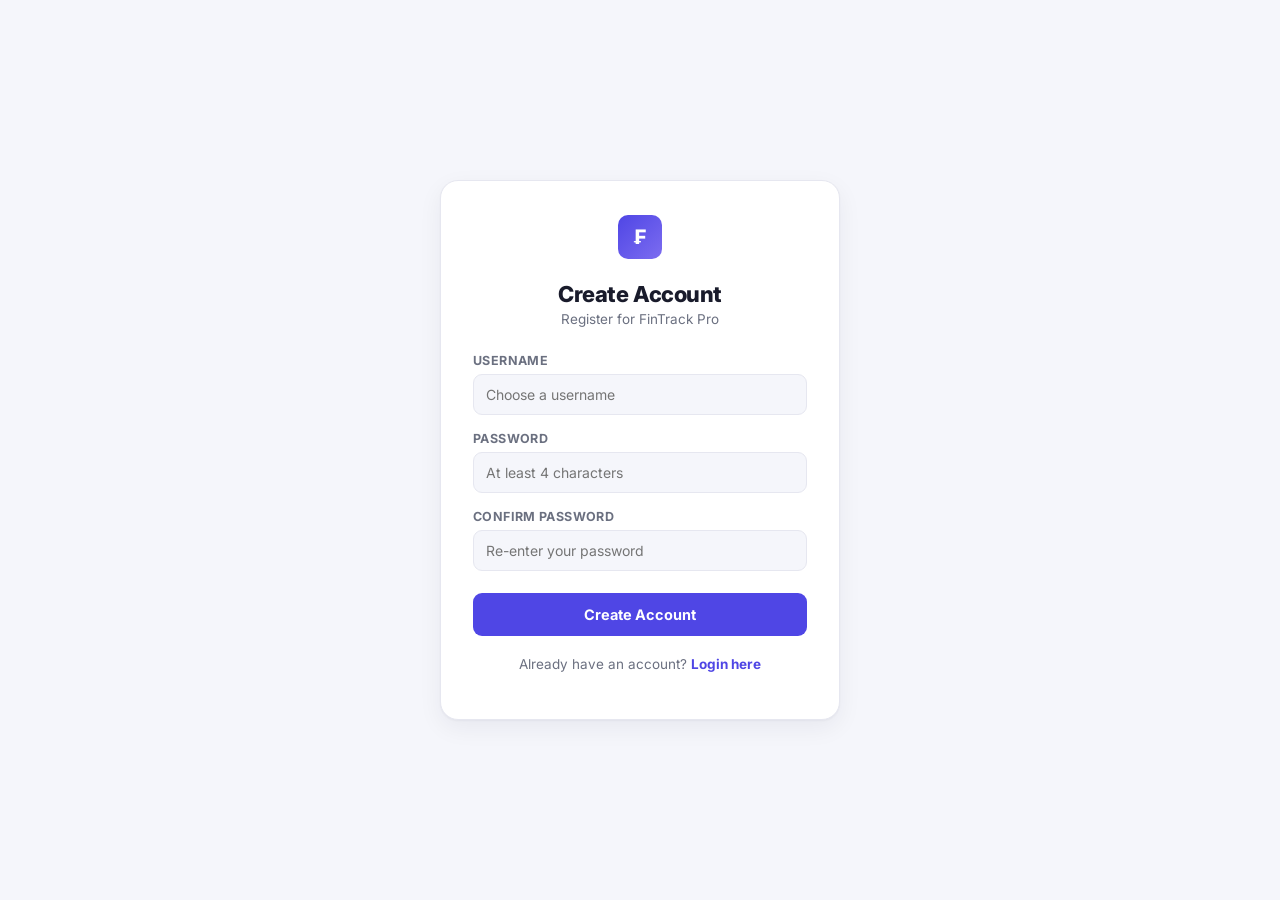
<file: FINTRACK-PRO-TASK-A7/register.html>
<!DOCTYPE html>
<html lang="en">
<head>
<meta charset="UTF-8" />
<meta name="viewport" content="width=device-width, initial-scale=1.0" />
<title>Register — FinTrack Pro</title>
<link rel="preconnect" href="https://fonts.googleapis.com">
<link rel="preconnect" href="https://fonts.gstatic.com" crossorigin>
<link href="https://fonts.googleapis.com/css2?family=Inter:wght@400;500;600;700;800&display=swap" rel="stylesheet">
<link rel="stylesheet" href="css/style.css">
</head>
<body>

<div class="auth-page">
  <div class="auth-card">
    <div class="auth-brand">
      <div class="brand-mark">₣</div>
    </div>
    <h1 class="auth-title">Create Account</h1>
    <p class="auth-sub">Register for FinTrack Pro</p>

    <div class="auth-error" id="authError"></div>

    <form onsubmit="handleRegister(event)">
      <div class="field">
        <label>Username</label>
        <input type="text" id="regUsername" autocomplete="username" placeholder="Choose a username">
      </div>
      <div class="field">
        <label>Password</label>
        <input type="password" id="regPassword" autocomplete="new-password" placeholder="At least 4 characters">
      </div>
      <div class="field">
        <label>Confirm Password</label>
        <input type="password" id="regConfirm" autocomplete="new-password" placeholder="Re-enter your password">
      </div>
      <button type="submit" class="btn btn-primary">Create Account</button>
    </form>

    <p class="auth-foot">Already have an account? <a href="index.html">Login here</a></p>
  </div>
</div>

<script src="js/script.js"></script>
</body>
</html>
</file>
<file: FINTRACK-PRO-TASK-A7/css/style.css>
:root{
    --indigo:#4f46e5;
    --indigo-dark:#3f37c9;
    --indigo-light:#eef0fe;
    --green:#16a34a;
    --green-bg:#e8f8ee;
    --red:#dc2626;
    --red-bg:#fdecec;
    --bg:#f5f6fb;
    --card:#ffffff;
    --text:#191b2b;
    --text-soft:#6b7080;
    --border:#e6e7f0;
    --shadow: 0 1px 2px rgba(20,20,50,0.04), 0 8px 24px rgba(20,20,50,0.06);
    --radius:14px;
  }
  body.dark{
    --bg:#12131f;
    --card:#1b1d2e;
    --text:#eef0fa;
    --text-soft:#9497ab;
    --border:#2b2d42;
    --indigo-light:#232449;
    --green-bg:#123322;
    --red-bg:#3a1a1a;
    --shadow: 0 1px 2px rgba(0,0,0,0.3), 0 8px 24px rgba(0,0,0,0.35);
  }
  *{box-sizing:border-box;}
  html,body{margin:0;padding:0;}
  body{
    font-family:'Inter',system-ui,sans-serif;
    background:var(--bg);
    color:var(--text);
    transition:background .25s ease, color .25s ease;
    min-height:100vh;
  }
  a{color:inherit;}

  /* ---------- Navbar ---------- */
  nav.topbar{
    position:sticky; top:0; z-index:50;
    display:flex; align-items:center; justify-content:space-between;
    padding:14px 28px;
    background:var(--card);
    border-bottom:1px solid var(--border);
    box-shadow:var(--shadow);
  }
  .brand{display:flex; align-items:center; gap:10px;}
  .brand-mark{
    width:36px;height:36px;border-radius:10px;
    background:linear-gradient(135deg,var(--indigo),#7c6cf0);
    display:flex;align-items:center;justify-content:center;
    color:white;font-weight:800;font-size:16px;
    flex-shrink:0;
  }
  .brand-text h1{font-size:16px;margin:0;font-weight:800;letter-spacing:-.02em;}
  .brand-text span{font-size:11px;color:var(--text-soft);letter-spacing:.04em;text-transform:uppercase;}
  .nav-links{display:flex; gap:4px; background:var(--bg); padding:4px; border-radius:10px; border:1px solid var(--border);}
  .nav-links button{
    border:none;background:transparent;padding:8px 16px;border-radius:8px;
    font-family:inherit;font-weight:600;font-size:13.5px;color:var(--text-soft);
    cursor:pointer; transition:.15s;
  }
  .nav-links button.active{background:var(--indigo);color:white;}
  .nav-link-btn{
    border:none;background:transparent;padding:8px 16px;border-radius:8px;
    font-family:inherit;font-weight:600;font-size:13.5px;color:var(--text-soft);
    cursor:pointer; transition:.15s; text-decoration:none; display:inline-block;
  }
  .nav-link-btn.active{background:var(--indigo);color:white;}
  .nav-link-btn:hover:not(.active){color:var(--text);}
  .nav-actions{display:flex; align-items:center; gap:14px;}
  .user-chip{font-size:13.5px;color:var(--text-soft);font-weight:600;}
  .btn{
    font-family:inherit; cursor:pointer; border:none; border-radius:9px;
    font-weight:700; font-size:13.5px; padding:10px 18px;
    transition:.15s transform ease, .15s box-shadow ease;
  }
  .btn:active{transform:scale(.97);}
  .btn-primary{background:var(--indigo); color:#fff;}
  .btn-primary:hover{background:var(--indigo-dark);}
  .btn-ghost{background:var(--bg); color:var(--text); border:1px solid var(--border);}
  .btn-ghost:hover{border-color:var(--indigo);}
  .btn-danger{background:var(--red-bg); color:var(--red); border:1px solid transparent;}
  .btn-danger:hover{border-color:var(--red);}

  /* ---------- Layout ---------- */
  main{max-width:1180px; margin:0 auto; padding:32px 24px 90px;}
  .page{display:none;}
  .page.active{display:block; animation:fadein .3s ease;}
  @keyframes fadein{from{opacity:0; transform:translateY(6px);} to{opacity:1; transform:translateY(0);}}

  .page-head h2{font-size:26px; margin:0 0 4px; font-weight:800; letter-spacing:-.02em;}
  .page-head p{margin:0 0 26px; color:var(--text-soft); font-size:14px;}

  /* ---------- Cards grid ---------- */
  .stat-grid{
    display:grid; grid-template-columns:repeat(4,1fr); gap:16px; margin-bottom:24px;
  }
  .stat-card{
    background:var(--card); border:1px solid var(--border); border-radius:var(--radius);
    padding:20px; box-shadow:var(--shadow);
  }
  .stat-icon{
    width:38px;height:38px;border-radius:10px;display:flex;align-items:center;justify-content:center;
    font-size:18px; margin-bottom:14px;
  }
  .stat-icon.balance{background:var(--indigo-light); color:var(--indigo);}
  .stat-icon.income{background:var(--green-bg); color:var(--green);}
  .stat-icon.expense{background:var(--red-bg); color:var(--red);}
  .stat-icon.count{background:var(--indigo-light); color:var(--indigo);}
  .stat-label{font-size:12.5px; color:var(--text-soft); font-weight:600; text-transform:uppercase; letter-spacing:.03em;}
  .stat-value{font-size:26px; font-weight:800; margin-top:6px; letter-spacing:-.02em;}
  .stat-value.income{color:var(--green);}
  .stat-value.expense{color:var(--red);}

  .content-grid{display:grid; grid-template-columns:2fr 1fr; gap:16px; align-items:start;}

  .panel{
    background:var(--card); border:1px solid var(--border); border-radius:var(--radius);
    padding:22px; box-shadow:var(--shadow); margin-bottom:16px;
  }
  .panel h3{margin:0 0 16px; font-size:16px; font-weight:800;}
  .chart-wrap{height:260px;}
  .empty-note{color:var(--text-soft); font-size:13px; text-align:center; padding:30px 0;}

  /* ---------- Filters + table ---------- */
  .filter-row{display:flex; gap:8px; margin:6px 0 14px;}
  .chip{
    border:1px solid var(--border); background:var(--bg); color:var(--text-soft);
    padding:7px 14px; border-radius:999px; font-size:12.5px; font-weight:700; cursor:pointer;
  }
  .chip.active{background:var(--indigo); border-color:var(--indigo); color:#fff;}

  table{width:100%; border-collapse:collapse; font-size:13.5px;}
  thead th{
    text-align:left; padding:10px 8px; color:var(--text-soft); font-weight:700;
    font-size:11.5px; text-transform:uppercase; letter-spacing:.03em; border-bottom:1px solid var(--border);
  }
  tbody td{padding:12px 8px; border-bottom:1px solid var(--border); vertical-align:middle;}
  tbody tr:last-child td{border-bottom:none;}
  tbody tr:hover{background:var(--bg);}
  .cat-badge{
    background:var(--indigo-light); color:var(--indigo); font-size:11px; font-weight:700;
    padding:4px 9px; border-radius:999px; white-space:nowrap;
  }
  .amt.income{color:var(--green); font-weight:700;}
  .amt.expense{color:var(--red); font-weight:700;}
  .del-btn{
    border:none; background:transparent; color:var(--text-soft); cursor:pointer;
    font-size:16px; padding:4px 8px; border-radius:6px;
  }
  .del-btn:hover{color:var(--red); background:var(--red-bg);}

  /* ---------- Settings ---------- */
  .settings-grid{display:grid; grid-template-columns:1fr 1fr; gap:16px;}
  label{display:block; font-size:12.5px; font-weight:700; color:var(--text-soft); margin-bottom:6px; text-transform:uppercase; letter-spacing:.03em;}
  input[type=text], input[type=number], input[type=date], input[type=password], select{
    width:100%; padding:11px 12px; border-radius:9px; border:1px solid var(--border);
    background:var(--bg); color:var(--text); font-family:inherit; font-size:14px; outline:none;
  }
  input:focus, select:focus{border-color:var(--indigo);}
  .field{margin-bottom:16px;}
  .toggle-row{display:flex; align-items:center; justify-content:space-between; padding:6px 0;}
  .switch{position:relative; width:44px; height:24px;}
  .switch input{opacity:0; width:0; height:0;}
  .slider{
    position:absolute; cursor:pointer; inset:0; background:var(--border); border-radius:999px; transition:.2s;
  }
  .slider:before{
    content:""; position:absolute; height:18px; width:18px; left:3px; top:3px;
    background:#fff; border-radius:50%; transition:.2s;
  }
  .switch input:checked + .slider{background:var(--indigo);}
  .switch input:checked + .slider:before{transform:translateX(20px);}
  .toast{
    position:fixed; bottom:24px; left:50%; transform:translateX(-50%) translateY(20px);
    background:var(--text); color:var(--bg); padding:12px 22px; border-radius:10px;
    font-size:13.5px; font-weight:600; opacity:0; pointer-events:none; transition:.25s; z-index:200;
    box-shadow:var(--shadow);
  }
  .toast.show{opacity:1; transform:translateX(-50%) translateY(0);}

  /* ---------- FAB ---------- */
  .fab{
    position:fixed; bottom:26px; right:30px; z-index:60;
    display:flex; align-items:center; gap:8px;
    padding:14px 22px; border-radius:999px; border:none; cursor:pointer;
    background:var(--indigo); color:#fff; font-family:inherit; font-weight:700; font-size:14px;
    box-shadow:0 10px 30px rgba(79,70,229,.35);
  }
  .fab:hover{background:var(--indigo-dark);}

  /* ---------- Modal ---------- */
  .overlay{
    position:fixed; inset:0; background:rgba(10,10,20,.55); backdrop-filter:blur(2px);
    display:none; align-items:center; justify-content:center; z-index:100; padding:20px;
  }
  .overlay.show{display:flex;}
  .modal{
    background:var(--card); border-radius:16px; width:100%; max-width:440px;
    padding:26px; box-shadow:var(--shadow); border:1px solid var(--border);
  }
  .modal-head{display:flex; align-items:center; justify-content:space-between; margin-bottom:18px;}
  .modal-head h3{margin:0; font-size:18px; font-weight:800;}
  .close-x{background:none; border:none; font-size:20px; cursor:pointer; color:var(--text-soft); line-height:1;}
  .row-2{display:grid; grid-template-columns:1fr 1fr; gap:12px;}
  .modal .btn-primary{width:100%; padding:13px; font-size:14.5px; margin-top:6px;}

  @media (max-width: 860px){
    .stat-grid{grid-template-columns:1fr 1fr;}
    .content-grid{grid-template-columns:1fr;}
    .settings-grid{grid-template-columns:1fr;}
    nav.topbar{padding:12px 16px;}
    .nav-links{display:none;}
    main{padding:20px 14px 100px;}
  }
  @media (max-width: 480px){
    .stat-grid{grid-template-columns:1fr;}
    table{font-size:12px;}
  }
  @media (prefers-reduced-motion: reduce){
    *{animation:none !important; transition:none !important;}
  }

  /* ---------- Auth pages (Login / Register) ---------- */
  .auth-page{
    min-height:100vh; display:flex; align-items:center; justify-content:center;
    padding:24px; background:var(--bg);
  }
  .auth-card{
    width:100%; max-width:400px; background:var(--card); border:1px solid var(--border);
    border-radius:18px; padding:34px 32px; box-shadow:var(--shadow);
  }
  .auth-brand{display:flex; flex-direction:column; align-items:center; gap:10px; margin-bottom:22px;}
  .auth-brand .brand-mark{width:44px; height:44px; font-size:20px;}
  .auth-title{font-size:22px; font-weight:800; text-align:center; margin:0 0 4px; letter-spacing:-.02em;}
  .auth-sub{font-size:13.5px; color:var(--text-soft); text-align:center; margin:0 0 26px;}
  .auth-error{
    display:none; background:var(--red-bg); color:var(--red); font-size:13px; font-weight:600;
    padding:10px 14px; border-radius:9px; margin-bottom:16px;
  }
  .auth-error.show{display:block;}
  .auth-success{
    display:none; background:var(--green-bg); color:var(--green); font-size:13px; font-weight:600;
    padding:10px 14px; border-radius:9px; margin-bottom:16px;
  }
  .auth-success.show{display:block;}
  .auth-card .btn-primary{width:100%; padding:13px; font-size:14.5px; margin-top:6px;}
  .auth-foot{text-align:center; font-size:13.5px; color:var(--text-soft); margin-top:20px;}
  .auth-foot a{color:var(--indigo); font-weight:700; text-decoration:none; cursor:pointer;}
  .auth-foot a:hover{text-decoration:underline;}
  .auth-toggle-theme{
    position:fixed; top:20px; right:20px; background:var(--card); border:1px solid var(--border);
    width:38px; height:38px; border-radius:10px; display:flex; align-items:center; justify-content:center;
    cursor:pointer; font-size:16px;
  }
</file>
<file: PRODUCTIVITY-DASHBOARD-TASK-A8/style.css>
/* ============================================================
   DAILY OPS — Productivity Dashboard
   Design language: instrument-panel. Solid readable surfaces
   float over a slow-shifting time-of-day gradient.
   ============================================================ */

:root{
  --font-display: 'Fraunces', serif;
  --font-body: 'Inter', system-ui, sans-serif;
  --font-mono: 'JetBrains Mono', monospace;

  --accent: #e0a458;
  --accent-soft: #e0a45822;
  --accent-2: #4fb3a3;
  --accent-2-soft: #4fb3a322;
  --warn: #d9614f;
  --warn-soft: #d9614f22;

  --radius-s: 10px;
  --radius-m: 16px;
  --radius-l: 22px;

  --shadow-card: 0 1px 2px rgba(0,0,0,0.25), 0 12px 28px -14px rgba(0,0,0,0.45);

  --ease: cubic-bezier(.22,.9,.32,1);
}

/* ---------- Theme: dark (default) ---------- */
[data-theme="dark"]{
  --bg: #0c0e13;
  --surface: #171a21;
  --surface-2: #1e222c;
  --border: #2a2f3b;
  --text: #eae7df;
  --text-dim: #8d92a2;
  --text-faint: #5c6170;
  --overlay-scrim: rgba(9,10,14,0.55);
}

/* ---------- Theme: light ---------- */
[data-theme="light"]{
  --bg: #eef1ea;
  --surface: #ffffff;
  --surface-2: #f4f6f0;
  --border: #d9ddd0;
  --text: #23261f;
  --text-dim: #656b5c;
  --text-faint: #9aa091;
  --overlay-scrim: rgba(255,255,255,0.45);
}

/* ---------- Time-of-day background gradients ---------- */
[data-period="night"]    { --period-a:#0c1524; --period-b:#161233; --period-c:#05070c; }
[data-period="morning"]  { --period-a:#2c3a55; --period-b:#e0a458; --period-c:#7c8fa6; }
[data-period="midday"]   { --period-a:#1f6f8b; --period-b:#8ecae6; --period-c:#3a92a8; }
[data-period="evening"]  { --period-a:#3a2350; --period-b:#d9614f; --period-c:#a85a3a; }

*{ box-sizing: border-box; }

html, body{ height: 100%; }

body{
  margin:0;
  font-family: var(--font-body);
  color: var(--text);
  background:
    radial-gradient(1100px 620px at 85% -10%, var(--period-b) 0%, transparent 55%),
    radial-gradient(900px 700px at -10% 110%, var(--period-c) 0%, transparent 55%),
    var(--period-a);
  background-attachment: fixed;
  transition: background 900ms var(--ease), color 400ms var(--ease);
  min-height: 100vh;
}

.grain{
  position: fixed; inset:0; pointer-events:none; z-index: 0; opacity:.035; mix-blend-mode: overlay;
  background-image: url("data:image/svg+xml,%3Csvg xmlns='http://www.w3.org/2000/svg' width='120' height='120'%3E%3Cfilter id='n'%3E%3CfeTurbulence type='fractalNoise' baseFrequency='0.9' numOctaves='2' stitchTiles='stitch'/%3E%3C/filter%3E%3Crect width='100%25' height='100%25' filter='url(%23n)'/%3E%3C/svg%3E");
}

.app-shell{
  position: relative; z-index: 1;
  max-width: 1180px;
  margin: 0 auto;
  padding: 22px clamp(16px, 4vw, 40px) 60px;
}

a, button{ font-family: inherit; }
button{ cursor:pointer; }

:focus-visible{
  outline: 2px solid var(--accent);
  outline-offset: 3px;
  border-radius: 6px;
}

@media (prefers-reduced-motion: reduce){
  *{ animation-duration: 0.001ms !important; transition-duration: 0.001ms !important; }
}

/* ============ Topbar ============ */
.topbar{
  display:flex; align-items:center; justify-content: space-between; gap: 16px;
  flex-wrap: wrap;
  padding: 14px 20px;
  background: var(--overlay-scrim);
  backdrop-filter: blur(14px);
  border: 1px solid var(--border);
  border-radius: var(--radius-l);
  margin-bottom: 26px;
}

.brand{ display:flex; align-items:center; gap:10px; color: var(--text); }
.brand-mark{ color: var(--accent); font-size: 1.3rem; }
.brand-text{
  font-family: var(--font-display);
  font-weight: 600;
  letter-spacing: .12em;
  font-size: .95rem;
}

.status-cluster{ display:flex; align-items:center; gap: 10px; flex-wrap: wrap; }

.readout{
  display:flex; flex-direction: column; gap: 2px;
  padding: 8px 14px;
  background: var(--surface);
  border: 1px solid var(--border);
  border-radius: var(--radius-s);
  min-width: 128px;
}
.readout-label{
  font-size: .62rem; letter-spacing: .12em; color: var(--text-faint); font-weight: 600;
}
.readout-value{ font-size: 1.05rem; font-weight: 600; color: var(--text); line-height:1.1; }
.readout-sub{ font-size: .72rem; color: var(--text-dim); }
.mono{ font-family: var(--font-mono); }

.weather-body{ display:flex; align-items:baseline; gap:6px; }
.weather-icon{ font-size: 1rem; }

.theme-toggle{
  display:flex; align-items:center; gap:8px;
  background: var(--surface); border:1px solid var(--border);
  border-radius: 999px; padding: 6px 12px 6px 6px;
  color: var(--text-dim); font-size:.78rem; font-weight:600;
}
.toggle-track{
  width: 34px; height: 20px; border-radius: 999px; background: var(--surface-2);
  border: 1px solid var(--border); position: relative; transition: background 200ms var(--ease);
}
.toggle-thumb{
  position:absolute; top:2px; left:2px; width:14px; height:14px; border-radius:50%;
  background: var(--accent); transition: transform 220ms var(--ease);
}
[data-theme="light"] .toggle-thumb{ transform: translateX(14px); }

/* ============ Hero ============ */
.hero{ padding: 8px 6px 30px; }
.hero-eyebrow{
  font-size:.72rem; letter-spacing:.16em; color: var(--accent); font-weight:700; margin: 0 0 8px;
}
.hero-title{
  font-family: var(--font-display);
  font-weight: 600;
  font-size: clamp(1.8rem, 4vw, 2.7rem);
  margin: 0 0 8px;
  color: var(--text);
}
.hero-title span{ color: var(--accent); font-style: italic; }
.hero-sub{ margin:0; color: var(--text-dim); font-size: .98rem; }

/* ============ Card grid ============ */
.card-grid{
  display:grid;
  grid-template-columns: repeat(auto-fit, minmax(200px, 1fr));
  gap: 16px;
}

.tile{
  position:relative;
  display:flex; flex-direction:column; align-items:flex-start; gap: 8px;
  text-align:left;
  background: var(--surface);
  border: 1px solid var(--border);
  border-radius: var(--radius-m);
  padding: 20px 18px 18px;
  box-shadow: var(--shadow-card);
  transition: transform 200ms var(--ease), border-color 200ms var(--ease);
  min-height: 148px;
}
.tile:hover, .tile:focus-visible{
  transform: translateY(-3px);
  border-color: var(--accent);
}
.tile-tag{
  font-size: .62rem; letter-spacing:.12em; font-weight:700; color: var(--accent);
}
.tile-glyph{
  font-size: 1.6rem; color: var(--text-dim); margin-top: 2px;
}
.tile-title{
  font-family: var(--font-display); font-size: 1.15rem; font-weight: 600; color: var(--text);
}
.tile-meta{
  margin-top:auto; font-size:.78rem; color: var(--text-dim);
}

/* ============ Feature view ============ */
.feature-view{
  background: var(--overlay-scrim);
  backdrop-filter: blur(14px);
  border: 1px solid var(--border);
  border-radius: var(--radius-l);
  padding: 22px clamp(16px, 4vw, 34px) 34px;
  animation: rise 260ms var(--ease);
}
@keyframes rise{ from{ opacity:0; transform: translateY(10px);} to{ opacity:1; transform:none;} }

.back-btn{
  background:none; border:none; color: var(--text-dim); font-size:.88rem; font-weight:600;
  padding: 6px 4px; margin-bottom: 12px; display:flex; align-items:center; gap:6px;
}
.back-btn:hover{ color: var(--accent); }

.panel-head{ margin-bottom: 20px; }
.panel-tag{ font-size:.65rem; letter-spacing:.14em; font-weight:700; color: var(--accent); }
.panel-head h2{
  font-family: var(--font-display); font-weight:600; margin: 4px 0 0; font-size: 1.7rem;
}

.feature-panel--center{ display:flex; flex-direction:column; align-items:center; text-align:center; }
.feature-panel--center .panel-head{ align-self:flex-start; text-align:left; }

/* ---- shared inputs / buttons ---- */
.add-row{ display:flex; gap: 10px; margin-bottom: 18px; }
.add-row input[type="text"]{
  flex:1; padding: 12px 14px; border-radius: var(--radius-s);
  border: 1px solid var(--border); background: var(--surface); color: var(--text); font-size:.95rem;
}
.add-row input[type="text"]::placeholder{ color: var(--text-faint); }

.btn-primary{
  background: var(--accent); color: #201304; border:none; font-weight:700;
  padding: 12px 18px; border-radius: var(--radius-s); font-size:.9rem;
  transition: filter 150ms;
}
.btn-primary:hover{ filter: brightness(1.08); }
.btn-primary--wide{ padding: 12px 30px; }

.btn-secondary{
  background: var(--surface); color: var(--text); border:1px solid var(--border); font-weight:600;
  padding: 12px 18px; border-radius: var(--radius-s); font-size:.9rem;
}
.btn-secondary:hover{ border-color: var(--accent); color: var(--accent); }

/* ---- item list (todo + goals) ---- */
.item-list{ list-style:none; margin:0; padding:0; display:flex; flex-direction:column; gap:8px; }
.item-row{
  display:flex; align-items:center; gap:10px;
  background: var(--surface); border:1px solid var(--border); border-radius: var(--radius-s);
  padding: 10px 12px;
}
.item-check{
  width:20px; height:20px; border-radius:6px; border:1.5px solid var(--border);
  background: var(--surface-2); flex:none; display:flex; align-items:center; justify-content:center;
  color: transparent; font-size:.8rem;
}
.item-row.completed .item-check{ background: var(--accent-2); border-color: var(--accent-2); color:#0b2320; }
.item-text{ flex:1; font-size:.92rem; word-break: break-word; }
.item-row.completed .item-text{ text-decoration: line-through; color: var(--text-faint); }
.item-row.important .item-text{ color: var(--accent); font-weight:600; }
.item-row.important.completed .item-text{ color: var(--text-faint); }

.icon-btn{
  background:none; border:none; color: var(--text-faint); font-size: 1rem; padding: 4px 6px; border-radius:6px;
}
.icon-btn:hover{ color: var(--text); }
.icon-btn.is-active{ color: var(--accent); }
.icon-btn.danger:hover{ color: var(--warn); }

.empty-hint{ color: var(--text-faint); font-size:.85rem; margin-top: 14px; display:none; }
.empty-hint.visible{ display:block; }

/* ---- planner slots ---- */
.slot-list{ display:flex; flex-direction:column; gap:8px; }
.slot-row{
  display:grid; grid-template-columns: 78px 1fr; align-items:center; gap:12px;
  background: var(--surface); border:1px solid var(--border); border-radius: var(--radius-s);
  padding: 8px 12px;
}
.slot-row.is-now{ border-color: var(--accent); box-shadow: 0 0 0 1px var(--accent) inset; }
.slot-time{ font-family: var(--font-mono); font-size:.82rem; color: var(--text-dim); }
.slot-row.is-now .slot-time{ color: var(--accent); font-weight:700; }
.slot-input{
  border:none; background: transparent; color: var(--text); font-size:.9rem; padding: 6px 0;
}
.slot-input::placeholder{ color: var(--text-faint); }
.slot-input:focus-visible{ outline:none; }

/* ---- goal progress ---- */
.progress-block{ display:flex; align-items:center; gap:12px; margin-bottom: 18px; }
.progress-track{ flex:1; height:8px; border-radius:999px; background: var(--surface-2); border:1px solid var(--border); overflow:hidden; }
.progress-fill{ height:100%; width:0%; background: var(--accent-2); transition: width 300ms var(--ease); }
.progress-text{ font-size:.78rem; color: var(--text-dim); white-space:nowrap; }

/* ---- pomodoro ---- */
.pomodoro-wrap{ display:flex; flex-direction:column; align-items:center; gap: 26px; padding-top: 10px; }
.dial-wrap{ position:relative; width: 240px; height:240px; }
.dial{ width:100%; height:100%; transform: rotate(-90deg); }
.dial-track{ fill:none; stroke: var(--surface-2); stroke-width: 10; }
.dial-progress{
  fill:none; stroke: var(--accent); stroke-width: 10; stroke-linecap: round;
  stroke-dasharray: 553; stroke-dashoffset: 0;
  transition: stroke-dashoffset 900ms linear, stroke 300ms;
}
.dial-center{
  position:absolute; inset:0; display:flex; flex-direction:column; align-items:center; justify-content:center; gap:6px;
}
.dial-session{ font-size:.75rem; letter-spacing:.1em; color: var(--text-dim); font-weight:600; text-transform:uppercase; }
.dial-time{ font-size: 2.4rem; font-weight:700; color: var(--text); }
.timer-controls{ display:flex; gap:12px; }

/* ---- quote ---- */
.quote-card{
  background: var(--surface); border:1px solid var(--border); border-radius: var(--radius-m);
  padding: 30px clamp(18px, 5vw, 44px); max-width: 620px; margin-bottom: 20px;
}
.quote-text{
  font-family: var(--font-display); font-size: 1.35rem; line-height:1.5; margin:0 0 14px; color: var(--text);
}
.quote-text::before{ content:"“"; color: var(--accent); }
.quote-text::after{ content:"”"; color: var(--accent); }
.quote-author{ margin:0; color: var(--text-dim); font-size:.9rem; }
.quote-author::before{ content:"— "; }

/* ============ Responsive ============ */
@media (max-width: 560px){
  .status-cluster{ width:100%; justify-content: space-between; }
  .readout{ min-width: 0; flex:1; }
  .card-grid{ grid-template-columns: 1fr 1fr; }
  .dial-wrap{ width: 200px; height:200px; }
}
@media (max-width: 400px){
  .card-grid{ grid-template-columns: 1fr; }
}
</file>
<file: PROJECT-DOM-TASK-A6/style.css>
:root[data-theme="light"] {
    --bg-color: #f4f7f6;
    --card-bg: #ffffff;
    --text-color: #333333;
    --border-color: #dddddd;
    --accent-color: #4a90e2;
}
:root[data-theme="dark"] {
    --bg-color: #1e1e1e;
    --card-bg: #2d2d2d;
    --text-color: #f5f5f5;
    --border-color: #444444;
    --accent-color: #ff9f43;
}

body {
    font-family: 'Segoe UI', Tahoma, Geneva, Verdana, sans-serif;
    background-color: var(--bg-color);
    color: var(--text-color);
    transition: background-color 0.3s, color 0.3s;
    margin: 0;
    padding: 20px;
    display: flex;
    flex-direction: column;
    align-items: center;
}

header {
    width: 100%;
    max-width: 600px;
    display: flex;
    justify-content: space-between;
    align-items: center;
    margin-bottom: 20px;
}

.container {
    width: 100%;
    max-width: 600px;
    background: var(--card-bg);
    padding: 20px;
    border-radius: 8px;
    box-shadow: 0 4px 6px rgba(0,0,0,0.1);
    margin-bottom: 20px;
    box-sizing: border-box;
}

form {
    display: flex;
    flex-direction: column;
    gap: 12px;
}

input, select, button {
    padding: 10px;
    font-size: 16px;
    border: 1px solid var(--border-color);
    border-radius: 4px;
    background: var(--card-bg);
    color: var(--text-color);
}

button {
    cursor: pointer;
    background-color: var(--accent-color);
    color: white;
    border: none;
    font-weight: bold;
}

#theme-toggle {
    background-color: transparent;
    color: var(--text-color);
    border: 1px solid var(--border-color);
}

.controls-grid {
    display: flex;
    flex-direction: column;
    gap: 15px;
}

.search-filters {
    display: flex;
    gap: 10px;
}

.search-filters input {
    flex-grow: 1;
}

.counters-row {
    display: flex;
    justify-content: space-between;
    align-items: center;
    gap: 10px;
    flex-wrap: wrap;
}

.counter-badge {
    background: #e0e0e0;
    color: #333;
    padding: 6px 12px;
    border-radius: 20px;
    font-size: 14px;
    font-weight: bold;
}

.task-list {
    width: 100%;
    max-width: 600px;
    display: flex;
    flex-direction: column;
    gap: 12px;
}

.task-card {
    background: var(--card-bg);
    border: 1px solid var(--border-color);
    padding: 15px;
    border-radius: 6px;
    display: flex;
    flex-direction: column;
    gap: 10px;
    box-shadow: 0 2px 4px rgba(0,0,0,0.05);
}

.task-card.completed h3 {
    text-decoration: line-through;
    opacity: 0.6;
}

.task-header {
    display: flex;
    justify-content: space-between;
    align-items: center;
}

.task-header h3 {
    margin: 0;
}

.category-badge {
    font-size: 12px;
    padding: 3px 8px;
    border-radius: 12px;
    background: #e0e0e0;
    color: #333;
}

.task-actions {
    display: flex;
    gap: 8px;
    justify-content: flex-end;
}

.task-actions button {
    font-size: 14px;
    padding: 6px 12px;
}

.btn-edit { background-color: #f0ad4e; }
.btn-complete { background-color: #5cb85c; }
.btn-delete { background-color: #d9534f; }

.edit-mode-container {
    display: flex;
    gap: 8px;
}
.edit-mode-container input {
    flex-grow: 1;
}
</file>
<file: RESPONSIVE TASK/style.css>
* {
    margin: 0;
    padding: 0;
    box-sizing: border-box;
}

body {
    font-family: 'Inter', sans-serif;
    background-color: #FBF9EB; 
    overflow-x: hidden;
}


.top-banner {
    background-color: #29284F;
    color: #ffffff;
    text-align: center;
    padding: 8px 10px;
    font-size: 11px;
    font-weight: 700;
    letter-spacing: 1.5px;
    text-transform: uppercase;
}


.navbar {
    display: flex;
    justify-content: space-between;
    align-items: center;
    background-color: #FBF9EB;
    border: 2px solid #000; 
    border-radius: 12px;
    margin: 10px auto; 
    padding: 0 20px; 
    box-shadow: 0 10px 30px rgba(0, 0, 0, 0.05); 
    position: sticky;
    top: 10px;
    z-index: 1000;
    flex-wrap: wrap;
    height: 67px;
    width: 1504.4px;
    max-width: calc(100% - 30px); 
}

.nav-left, .nav-right {
    display: flex;
    align-items: center;
    gap: 20px;
}

.nav-left a {
    text-decoration: none;
    color: #333;
    font-size: 20px; 
    font-family: 'Bodoni MT', 'Bodoni', serif;
    font-weight: 400;
    display: flex;
    align-items: center;
    gap: 5px;
}

.nav-left a i {
    font-size: 10px;
    color: #888;
}


.nav-left a i.fa-star {
    font-size: 14px;
}

.nav-center {
    position: absolute;
    left: 50%;
    top: 50%;
    transform: translate(-50%, -50%);
    display: flex;
    justify-content: center;
    align-items: center;
}

.nav-center .logo-img {
    height: 120px; 
    width: auto;
    object-fit: contain;
    margin-top: 15px; 
}

.nav-right a {
    text-decoration: none;
    color: #111;
    font-size: 11px; 
    font-weight: 700;
    letter-spacing: 1px;
    text-transform: uppercase;
}

.nav-right a.cart {
    display: flex;
    align-items: center;
    position: relative;
}

.nav-right a.cart svg {
    color: #333;
}

.cart-badge {
    position: absolute;
    bottom: -2px;
    right: -4px;
    background-color: #f7b731;
    color: #000;
    font-size: 10px;
    font-weight: 800;
    width: 16px;
    height: 16px;
    display: flex;
    justify-content: center;
    align-items: center;
    border-radius: 50%;
}


.hero-wrapper {
    width: 100%;
    margin-top: -87px; 
    padding-top: 87px; 
    background-image: url('./assets/hero.png');
    background-size: cover;
    background-position: top center;
    background-repeat: no-repeat;
    display: flex;
    flex-direction: column;
    border-bottom: 1.5px solid #000; 
}

.hero-section {
    position: relative;
    width: 100%;
    max-width: 1504.4px;
    margin: 0 auto;
    min-height: calc(100vh - 100px);
    display: flex;
    align-items: center;
    padding: 0 20px; 
    padding-top: 20px;
}

.hero-content {
    max-width: 600px;
    color: #1a1a1a;
    padding-left: 0; 
}

.hero-title {
    font-family: 'Didot', 'Bodoni MT', 'Bodoni', serif; 
    font-size: 4.5rem; 
    font-weight: 100;
    -webkit-font-smoothing: antialiased;
    -moz-osx-font-smoothing: grayscale;
    line-height: 1;
    margin-bottom: 25px;
    color: #333; 
}

.hero-subtitle {
    font-size: 16px; 
    line-height: 1.5;
    margin-bottom: 20px;
    font-weight: 400;
}

.hero-promo {
    font-size: 16px; 
    margin-bottom: 10px;
}

.hero-promo strong {
    font-weight: 700;
}

.hero-disclaimer {
    font-size: 14px; 
    font-style: italic;
    margin-bottom: 30px;
    color: #444;
}

.shop-now-btn {
    background-color: #29284F;
    color: #ffffff;
    border: none;
    padding: 16px 50px;
    font-size: 16px;
    font-weight: 600;
    border-radius: 30px;
    cursor: pointer;
    font-family: 'Inter', sans-serif;
    transition: background-color 0.3s;
    margin-top: 10px;
}

.shop-now-btn:hover {
    background-color: #1f1e3c;
}



.nav-arrow {
    position: absolute;
    width: 50px;
    height: 50px;
    border-radius: 50%;
    display: flex;
    justify-content: center;
    align-items: center;
    cursor: pointer;
    font-size: 20px;
    transition: transform 0.2s;
}

.mobile-arrow {
    display: none; 
}

.nav-arrow:hover {
    transform: scale(1.05);
}

.right-arrow {
    top: 50%;
    right: 20px;
    transform: translateY(-50%);
    background-color: #ffffff;
    color: #333;
    border: 1px solid #111;
}

.right-arrow:hover {
    transform: translateY(-50%) scale(1.05);
}

.down-arrow {
    bottom: 20px;
    right: 20px;
    background-color: #29284F;
    color: #ffffff;
    border: none;
}


@media (max-width: 1024px) {
    .nav-left, .nav-right {
        gap: 10px;
    }
    .nav-left a {
        font-size: 13px;
    }
    .nav-right a {
        font-size: 10px;
    }
}

@media (max-width: 768px) {
    .navbar {
        flex-direction: column;
        gap: 15px;
    }
    .nav-center {
        position: relative;
        left: 0;
        transform: none;
    }
    .hero-content {
        padding-left: 0;
    }
    .nav-arrow {
        display: none; 
    }
}


.intro-section {
    padding-top: 105px;
    padding-bottom: 165px;
    text-align: center;
    background-color: #FBF9EB;
}

.intro-text {
    font-family: 'Reckless Condensed', 'Didot', 'Bodoni MT', serif;
    font-size: 54px; 
    font-weight: 100; 
    -webkit-font-smoothing: antialiased; 
    -moz-osx-font-smoothing: grayscale;
    color: #333; 
    line-height: 1.2;
    max-width: 712px; 
    margin: 0 auto;
}

.intro-text em {
    font-style: italic;
    font-weight: 400;
}


.bestsellers-section {
    position: relative;
    padding-bottom: 80px;
    background-color: #FBF9EB;
    overflow: hidden;
    border-bottom: 1.5px solid #000; 
}

.bestsellers-badge-container {
    display: flex;
    justify-content: center;
    margin-bottom: 40px;
    padding: 10px; 
}

.bestsellers-badge {
    width: 317.6px;
    display: flex;
    justify-content: center;
    align-items: center;
    background-color: #d1a3e6; 
    border: 1px solid #333; 
    color: #222; 
    font-family: 'Oswald', sans-serif;
    font-weight: 700;
    font-size: 46px; 
    letter-spacing: 0px;
    padding: 8px 0px; 
    line-height: 1.2; 
    border-radius: 6px;
    transform: rotate(-3deg);
    white-space: nowrap;
}

.carousel-container {
    position: relative;
    max-width: 1504.4px;
    margin: 0 auto;
    padding: 0 20px;
}

.cards-wrapper {
    display: flex;
    gap: 20px;
    overflow-x: auto;
    padding-bottom: 20px;
    scrollbar-width: none; 
}

.cards-wrapper::-webkit-scrollbar {
    display: none; 
}

.product-item {
    display: flex;
    flex-direction: column;
    width: calc(25% - 15px); 
    flex-shrink: 0;
}

.product-card {
    height: 380px;
    border: 1px solid #000;
    border-radius: 8px;
    display: flex;
    flex-direction: column;
    position: relative;
    overflow: hidden;
}

.card-header {
    display: flex;
    justify-content: space-between;
    align-items: flex-start;
    padding: 15px;
    width: 100%;
    z-index: 2;
}

.category-tag {
    background-color: #fff;
    border: 1.5px solid #000;
    font-family: 'Oswald', sans-serif;
    font-size: 14px;
    font-weight: 700;
    padding: 4px 8px;
    border-radius: 3px;
    letter-spacing: 0.5px;
}

.rating {
    font-size: 13px;
    font-weight: 600;
    display: flex;
    align-items: center;
    gap: 4px;
}

.rating i {
    font-size: 11px;
}

.product-image-container {
    flex-grow: 1;
    display: flex;
    justify-content: center;
    align-items: center;
    padding: 5px; 
}

.product-img {
    max-width: 100%;
    max-height: 320px; 
    object-fit: contain;
}

.add-btn {
    position: absolute;
    bottom: 12px;
    right: 12px;
    width: 45px;
    height: 45px;
    background-color: #fff;
    border: 1px solid #000;
    border-radius: 8px;
    display: flex;
    flex-direction: column;
    justify-content: center;
    align-items: center;
    gap: 3px; 
    font-size: 11px;
    font-weight: 600;
    cursor: pointer;
    font-family: 'Inter', sans-serif;
    color: #333;
}

.add-btn i {
    font-size: 12px;
    margin-bottom: 2px;
}

.product-info {
    margin-top: 15px;
    text-align: left;
}

.product-title {
    font-family: 'Reckless Condensed', 'Didot', serif;
    font-size: 20px; 
    font-weight: 400;
    color: #333;
    line-height: 1.2;
    margin-bottom: 8px;
}

.product-price {
    font-size: 12px;
    color: #333;
    margin-bottom: 6px;
}

.product-desc {
    font-size: 12px;
    color: #666;
    line-height: 1.4;
}

.pagination-dots {
    display: flex;
    justify-content: center;
    gap: 8px;
    margin: 40px 0 30px 0;
}

.dot {
    width: 40px;
    height: 2px;
    background-color: #ccc;
}

.dot.active {
    background-color: #666;
}

.explore-btn-container {
    text-align: center;
    margin-bottom: 20px;
}

.explore-btn {
    display: inline-block;
    background-color: #29284F;
    color: #fff;
    padding: 14px 45px;
    border-radius: 30px;
    text-decoration: none;
    font-size: 14px;
    font-weight: 500;
    transition: background-color 0.2s;
}

.explore-btn:hover {
    background-color: #1a1936;
}

.carousel-arrow {
    position: absolute;
    top: 35%;
    transform: translateY(-50%);
    width: 45px;
    height: 45px;
    border-radius: 50%;
    background-color: #fff;
    border: 1.5px solid #000;
    display: flex;
    justify-content: center;
    align-items: center;
    font-size: 18px;
    cursor: pointer;
    z-index: 10;
    transition: transform 0.2s;
}

.carousel-arrow:hover {
    transform: translateY(-50%) scale(1.05);
}

.right-arrow-carousel {
    right: -10px; 
}


.discover-section {
    padding: 100px 20px;
    background-color: #FBF9EB;
    border-bottom: 1.5px solid #000; 
}

.discover-container {
    max-width: 900px; 
    margin: 0 auto;
}

.discover-badge-wrapper {
    margin-bottom: 20px;
}

.discover-badge {
    display: inline-block;
    background-color: #f68b42; 
    border: 1px solid #222;
    color: #111;
    font-family: 'Oswald', sans-serif;
    font-weight: 700;
    font-size: 46px; 
    letter-spacing: 1px;
    padding: 0px 16px;
    line-height: 1.2;
    border-radius: 6px;
    transform: rotate(-4deg);
    transform-origin: center;
}

.discover-heading {
    font-family: 'Reckless Condensed', 'Didot', serif;
    font-size: 54px; 
    font-weight: 300;
    color: #222;
    line-height: 1.2;
    margin-bottom: 45px;
    -webkit-font-smoothing: antialiased;
    -moz-osx-font-smoothing: grayscale;
}

.discover-heading em {
    font-style: italic;
    font-weight: 400;
}

.search-box {
    margin-bottom: 50px;
}

.search-box input {
    width: 100%;
    max-width: 500px; 
    padding: 18px 22px; 
    border: 1px solid #666;
    border-radius: 8px;
    background-color: transparent;
    font-family: 'Reckless Condensed', 'Didot', serif;
    font-size: 28px; 
    color: #333;
    outline: none;
    -webkit-font-smoothing: antialiased;
}

.search-box input::placeholder {
    color: #aaa;
    font-weight: 300;
}

.explore-label {
    font-family: 'Inter', sans-serif;
    font-size: 12px; 
    font-weight: 600;
    color: #444;
    text-transform: uppercase;
    letter-spacing: 0.5px;
    margin-bottom: 22px;
}

.vibe-tags {
    display: flex;
    flex-wrap: wrap;
    gap: 14px; 
}

.vibe-tag {
    background-color: #d8e8f8; 
    border: 1px solid #333;
    color: #222;
    font-family: 'Reckless Condensed', 'Didot', serif;
    font-size: 26px; 
    font-weight: 300;
    padding: 6px 20px; 
    border-radius: 30px; 
    text-decoration: none;
    line-height: 1.2;
    -webkit-font-smoothing: antialiased;
    transition: background-color 0.2s;
}

.vibe-tag:hover {
    background-color: #c4dcf2;
}


.reviews-section {
    padding: 100px 0 80px 0;
    background-color: #FBF9EB;
    overflow: hidden;
}

.reviews-header-container {
    max-width: 1534.4px;
    margin: 0 auto;
    text-align: left;
    padding: 0 250px; 
    margin-bottom: 60px;
}

.reviews-badge-wrapper {
    margin-bottom: 20px;
}

.reviews-badge {
    display: inline-block;
    background-color: #7fbf4d; 
    border: 1px solid #222;
    color: #111;
    font-family: 'Oswald', sans-serif;
    font-weight: 700;
    font-size: 46px;
    letter-spacing: 1px;
    padding: 0px 16px;
    line-height: 1.2;
    border-radius: 6px;
    transform: rotate(-4deg);
}

.reviews-heading {
    font-family: 'Reckless Condensed', 'Didot', serif;
    font-size: 54px;
    font-weight: 300;
    color: #222;
    line-height: 1.2;
    -webkit-font-smoothing: antialiased;
    -moz-osx-font-smoothing: grayscale;
}

.reviews-heading em {
    font-style: italic;
    font-weight: 400;
}

.reviews-carousel-container {
    width: 100%;
    overflow-x: auto;
    padding-bottom: 20px;
    scrollbar-width: none;
}

.reviews-carousel-container::-webkit-scrollbar {
    display: none;
}

.reviews-cards-wrapper {
    display: flex;
    gap: 16px; 
    width: max-content;
    padding: 0 40px; 
    margin: 0 auto; 
}

.review-card {
    display: flex;
    flex-direction: column;
    justify-content: space-between;
    width: 265px; 
    height: 420px; 
    border: 1px solid #000;
    border-radius: 12px;
    padding: 12px;
}

.review-content-top {
    display: flex;
    flex-direction: column;
    justify-content: center;
    flex-grow: 1;
    padding: 20px 10px; 
    text-align: center;
}

.review-text {
    font-family: 'Reckless Condensed', 'Didot', serif;
    font-size: 24px; 
    font-weight: 100; 
    line-height: 1.3;
    color: #111;
    margin-bottom: 20px;
    -webkit-font-smoothing: antialiased;
}

.reviewer-name {
    font-family: 'Inter', sans-serif;
    font-size: 13px; 
    font-weight: 400;
    color: #444;
}

.review-product-box {
    display: flex;
    align-items: stretch; 
    border: 1px solid #000;
    border-radius: 8px;
    overflow: hidden; 
}

.review-product-img-wrapper {
    padding: 10px 15px;
    border-right: 1px solid #000;
    display: flex;
    align-items: center;
    justify-content: center;
}

.review-product-img {
    width: 35px;
    height: 45px;
    object-fit: contain;
}

.review-product-info {
    display: flex;
    justify-content: space-between;
    align-items: center;
    flex-grow: 1;
    padding: 10px 15px;
    gap: 10px;
}

.review-product-name {
    font-family: 'Inter', sans-serif;
    font-size: 9px;
    font-weight: 700;
    letter-spacing: 0.5px;
    text-transform: uppercase;
    line-height: 1.2;
    color: #222;
}

.review-shop-btn {
    background-color: #fff;
    color: #111;
    border: 1px solid #000;
    border-radius: 20px;
    padding: 8px 16px;
    font-size: 13px;
    font-weight: 500;
    text-decoration: none;
    transition: background-color 0.2s;
}

.review-shop-btn:hover {
    background-color: #f0f0f0;
}


.lattes-section {
    background-color: #a66835; 
    padding: 100px 20px;
    text-align: center;
    overflow: hidden; 
}

.lattes-header {
    margin-bottom: 120px; 
}

.lattes-badge {
    display: inline-block;
    background-color: #ffd6a5;
    border: 1.5px solid #000;
    box-shadow: 3px 3px 0 #000; 
    color: #111;
    font-family: 'Oswald', sans-serif;
    font-weight: 700;
    font-size: 34px;
    letter-spacing: 1px;
    padding: 2px 14px;
    line-height: 1.2;
    border-radius: 6px;
    transform: rotate(-3deg);
    margin-bottom: 25px;
}

.lattes-heading {
    font-family: 'Oswald', sans-serif;
    font-size: 64px;
    font-weight: 700;
    color: #fff;
    letter-spacing: 1px;
    line-height: 1.1;
    margin-bottom: 12px;
}

.lattes-subheading {
    font-family: 'Inter', sans-serif;
    font-size: 13px;
    font-weight: 500;
    color: #fff;
    letter-spacing: 4px;
    text-transform: uppercase;
}

.lattes-carousel-container {
    display: flex;
    align-items: center;
    justify-content: center;
    gap: 30px;
    max-width: 1400px;
    margin: 0 auto;
    padding: 0 20px;
}

.cafe-btn:hover {
    background-color: #f0f0f0;
    color: #000;
}


.about-section {
    background-image: url('./assets/about.png');
    background-size: cover;
    background-position: center;
    background-repeat: no-repeat;
    min-height: 700px;
    padding: 30px; 
    display: flex;
    align-items: stretch;
}

.about-card {
    background-color: #e46b1d; 
    border: 1px solid #000;
    border-radius: 12px;
    width: 440px;
    padding: 60px 50px;
    display: flex;
    flex-direction: column;
    justify-content: space-between;
}

.about-heading {
    font-family: 'Reckless Condensed', 'Didot', serif;
    font-size: 64px;
    font-weight: 300;
    color: #fff;
    line-height: 1.1;
    margin: 0;
    -webkit-font-smoothing: antialiased;
}

.about-bottom-content {
    display: flex;
    flex-direction: column;
    align-items: flex-start;
    gap: 30px;
}

.about-desc {
    font-family: 'Inter', sans-serif;
    font-size: 18px;
    font-weight: 400;
    color: #fff;
    line-height: 1.4;
    margin: 0;
}

.about-btn {
    display: inline-block;
    background-color: #fff;
    color: #000;
    font-family: 'Inter', sans-serif;
    font-size: 15px;
    font-weight: 500;
    padding: 14px 40px;
    border: 1px solid #000;
    border-radius: 30px;
    text-decoration: none;
    transition: background-color 0.2s;
}

.about-btn:hover {
    background-color: #f0f0f0;
}


.newsletter-section {
    background-color: #C0DBFF; 
    padding: 80px 0;
}

.newsletter-container {
    max-width: 1534.4px;
    margin: 0 auto;
    padding: 0 250px; 
    display: flex;
    justify-content: space-between;
    align-items: flex-end;
}

.newsletter-heading {
    font-family: 'Oswald', sans-serif;
    font-size: 32px;
    font-weight: 700;
    text-transform: uppercase;
    color: #222;
    margin-bottom: 20px;
    letter-spacing: 0.5px;
}

.newsletter-desc {
    font-family: 'Reckless Condensed', 'Didot', serif;
    font-size: 32px;
    color: #444;
    line-height: 1.2;
    margin-bottom: 30px;
    margin-top: 0;
}

.newsletter-form {
    display: flex;
    gap: 15px;
}

.newsletter-input {
    width: 320px;
    padding: 14px 20px;
    border: 1px solid #000;
    border-radius: 8px;
    font-family: 'Inter', sans-serif;
    font-size: 16px;
    outline: none;
}

.newsletter-submit {
    background-color: #2a2750;
    color: #fff;
    padding: 14px 35px;
    border: none;
    border-radius: 30px;
    font-family: 'Inter', sans-serif;
    font-size: 16px;
    font-weight: 500;
    cursor: pointer;
    transition: background-color 0.2s;
}

.newsletter-submit:hover {
    background-color: #1a1730;
}

.newsletter-right {
    display: flex;
    gap: 15px;
    padding-bottom: 5px;
}

.social-icon {
    display: flex;
    align-items: center;
    justify-content: center;
    width: 44px;
    height: 44px;
    border: 1px solid #000;
    border-radius: 50%;
    color: #000;
    text-decoration: none;
    transition: background-color 0.2s;
}

.social-icon:hover {
    background-color: rgba(0,0,0,0.05);
}


.main-footer {
    background-color: #C0DBFF; 
    padding: 0 40px 40px 40px;
}

.footer-container {
    background-color: #2a2750; 
    border-radius: 12px;
    padding: 60px 80px;
    display: flex;
    justify-content: space-between;
    gap: 40px;
    max-width: 1600px;
    margin: 0 auto;
}

.footer-col {
    display: flex;
    flex-direction: column;
    gap: 60px; 
    flex: 1;
}

.footer-heading {
    font-family: 'Reckless Condensed', 'Didot', serif;
    font-size: 24px;
    font-weight: 400;
    color: #f8f6f0;
    margin: 0 0 20px 0;
    letter-spacing: 0.5px;
}

.footer-links {
    list-style: none;
    padding: 0;
    margin: 0;
    display: flex;
    flex-direction: column;
    gap: 12px;
}

.footer-links a {
    font-family: 'Inter', sans-serif;
    font-size: 14px;
    color: rgba(255, 255, 255, 0.7); 
    text-decoration: none;
    transition: color 0.2s;
}

.footer-links a:hover {
    color: #fff;
    text-decoration: underline;
}

.mt-auto {
    margin-top: auto;
}

.footer-image-wrapper {
    margin: 40px -40px -40px -40px; 
    position: relative;
    display: flex;
    flex-direction: column;
    align-items: center;
    background-color: #C0DBFF;
}

.footer-large-logo {
    width: 280px;
    margin-top: 60px;
    margin-bottom: -100px; 
    position: relative;
    z-index: 5;
}

.footer-bottom-img {
    width: 100%; 
    height: auto;
    object-fit: cover; 
    display: block;
    position: relative;
    z-index: 10;
}

.footer-copyright {
    position: absolute;
    bottom: 30px;
    left: 0;
    width: 100%;
    text-align: center;
    font-family: 'Inter', monospace, sans-serif;
    font-size: 11px;
    font-weight: 500;
    color: #444;
    letter-spacing: 1.5px;
    line-height: 1.6;
    z-index: 20;
}

.latte-nav {
    background-color: #fff;
    color: #000;
    border: 1px solid #000;
    border-radius: 50%;
    width: 44px;
    height: 44px;
    display: flex;
    align-items: center;
    justify-content: center;
    font-size: 24px;
    cursor: pointer;
    flex-shrink: 0;
    z-index: 10;
    position: absolute; 
    top: 50%;
    transform: translateY(-50%);
}

.latte-nav.left-nav {
    left: 40px;
}

.latte-nav.right-nav {
    right: 40px;
}

.latte-card {
    background-color: #ffd0a5; 
    border: 1px solid #000;
    border-radius: 12px;
    display: flex;
    width: 100%;
    max-width: 1300px; 
    padding: 60px;
    text-align: left;
    position: relative; 
}

.latte-card-left {
    width: 50%;
    display: flex;
    align-items: flex-end; 
    padding-left: 60px; 
}

.latte-product-img {
    width: 145%; 
    margin-top: -220px; 
    margin-bottom: -60px; 
    margin-left: -60px; 
    object-fit: contain;
    z-index: 5;
    position: relative;
    filter: drop-shadow(-10px 10px 10px rgba(0,0,0,0.1)); 
}

.latte-card-right {
    width: 50%;
    padding-left: 50px;
    padding-right: 60px; 
    display: flex;
    flex-direction: column;
    justify-content: center;
    align-items: flex-start;
    z-index: 10;
}

.latte-nice-badge {
    display: inline-block;
    background-color: #f7a95b; 
    border: 1.5px solid #000;
    box-shadow: 3px 3px 0 #000;
    color: #111;
    font-family: 'Oswald', sans-serif;
    font-weight: 700;
    font-size: 36px;
    padding: 0px 14px;
    line-height: 1.2;
    border-radius: 6px;
    margin-bottom: 25px;
    width: max-content;
}

.latte-title {
    font-family: 'Reckless Condensed', 'Didot', serif;
    font-size: 68px;
    font-weight: 300;
    color: #222;
    line-height: 1.1;
    margin-bottom: 20px;
    -webkit-font-smoothing: antialiased;
}

.latte-desc {
    font-family: 'Inter', sans-serif;
    font-size: 15px;
    font-weight: 400;
    color: #333;
    line-height: 1.5;
    max-width: 440px; 
    margin-bottom: 30px;
}

.latte-shop-btn {
    display: inline-block;
    background-color: #fff;
    color: #000;
    font-family: 'Inter', sans-serif;
    font-size: 14px;
    font-weight: 500;
    padding: 12px 36px;
    border: 1px solid #000;
    border-radius: 30px;
    text-decoration: none;
    transition: background-color 0.2s;
}

.latte-shop-btn:hover {
    background-color: #f0f0f0;
}


.journal-section {
    background-color: #f8f6f0;
    padding: 100px 0 100px 20px;
    text-align: center;
    position: relative;
    overflow: hidden;
}

.journal-header {
    max-width: 1534.4px;
    margin: 0 auto;
    text-align: left;
    padding: 0 250px; 
    margin-bottom: 60px;
}

.journal-badge {
    display: inline-block;
    background-color: #ffc000; 
    border: 2px solid #000;
    box-shadow: 4px 4px 0 rgba(0,0,0,0.8);
    color: #000;
    font-family: 'Oswald', sans-serif;
    font-weight: 700;
    font-size: 40px;
    letter-spacing: 1px;
    padding: 2px 16px;
    line-height: 1.1;
    border-radius: 6px;
    transform: rotate(-3deg);
    margin-bottom: 30px;
}

.journal-desc {
    font-family: 'Reckless Condensed', 'Didot', serif;
    font-size: 56px;
    font-weight: 300;
    color: #333;
    line-height: 1.1;
    margin: 0; 
    max-width: 1200px; 
    -webkit-font-smoothing: antialiased;
}

.journal-desc em {
    font-style: italic;
}

.journal-carousel-wrapper {
    display: flex;
    justify-content: center; 
    gap: 20px;
    max-width: 1600px;
    margin: 0 auto;
    padding: 0 40px;
    position: relative;
}


.journal-carousel-wrapper::-webkit-scrollbar {
    display: none;
}

.journal-card {
    flex: 0 0 auto;
    width: 340px;
    height: 420px;
    border: 1.5px solid #000;
    border-radius: 12px;
    overflow: hidden;
    display: flex;
    flex-direction: column;
}

.journal-card-top {
    flex-grow: 1;
    position: relative;
    display: flex;
    align-items: center;
    justify-content: center;
}

.journal-category-badge {
    position: absolute;
    top: 15px;
    left: 15px;
    background-color: #fff;
    border: 1.5px solid #000;
    color: #000;
    font-family: 'Oswald', sans-serif;
    font-size: 16px;
    font-weight: 700;
    padding: 2px 8px;
    border-radius: 4px;
    z-index: 10;
}

.journal-circle {
    position: absolute;
    top: 50%;
    left: 50%;
    transform: translate(-50%, -50%);
    width: 280px;
    height: 280px;
    border-radius: 50%;
    border: 1.5px solid #000;
    z-index: 1;
}

.journal-placeholder-img {
    position: relative;
    z-index: 5;
    max-width: 70%;
    max-height: 70%;
    object-fit: contain;
}

.journal-card-bottom {
    min-height: 64px;
    border-top: 1.5px solid #000;
    display: flex;
    align-items: center;
    justify-content: flex-start; 
    padding: 0 20px;
    text-align: left; 
}

.journal-card-title {
    font-family: 'Inter', monospace, sans-serif;
    font-size: 13px;
    font-weight: 500;
    color: #333;
    letter-spacing: 1px;
    text-transform: uppercase;
}

.journal-footer {
    margin-top: 50px;
    display: flex;
    flex-direction: column;
    align-items: center;
    gap: 40px;
}

.journal-indicators {
    display: flex;
    gap: 12px;
}

.journal-indicators .indicator {
    width: 40px;
    height: 2px;
    background-color: #ddd;
    display: block;
}

.journal-indicators .indicator.active {
    background-color: #555;
}

.journal-explore-btn {
    background-color: #2a2750;
    color: #fff;
    font-family: 'Inter', sans-serif;
    font-size: 15px;
    font-weight: 500;
    padding: 14px 32px;
    border-radius: 30px;
    text-decoration: none;
    transition: background-color 0.2s;
}

.journal-explore-btn:hover {
    background-color: #1a1730;
}

.journal-nav {
    position: absolute;
    right: 40px;
    top: calc(50% + 100px); 
    transform: translateY(-50%);
    background-color: #fff;
    color: #000;
    border: 1.5px solid #000;
    border-radius: 50%;
    width: 50px;
    height: 50px;
    display: flex;
    align-items: center;
    justify-content: center;
    cursor: pointer;
    z-index: 20;
}


.cafe-section {
    display: flex;
    width: 100%;
}

.cafe-image-col {
    width: 50%;
    display: flex;
}

.cafe-img {
    width: 100%;
    height: 100%;
    object-fit: cover;
    display: block; 
}

.cafe-content-col {
    width: 50%;
    background-color: #2b2a4c;
    padding: 80px 10%;
    display: flex;
    flex-direction: column;
    justify-content: center;
    align-items: flex-start;
}

.cafe-heading {
    font-family: 'Reckless Condensed', 'Didot', serif;
    font-size: 64px;
    font-weight: 300;
    color: #fff;
    line-height: 1.1;
    margin-bottom: 24px;
    -webkit-font-smoothing: antialiased;
}

.cafe-desc {
    font-family: 'Inter', sans-serif;
    font-size: 16px;
    font-weight: 400;
    color: #fff;
    line-height: 1.5;
    margin-bottom: 40px;
}

.cafe-btn {
    display: inline-block;
    background-color: #fff;
    color: #000;
    font-family: 'Inter', sans-serif;
    font-size: 14px;
    font-weight: 500;
    padding: 12px 32px;
    border-radius: 30px;
    text-decoration: none;
    transition: background-color 0.2s;
}

.cafe-btn:hover {
    background-color: #f0f0f0;
}


.product-card, .review-card, .latte-card, .journal-card {
    transition: transform 0.3s cubic-bezier(0.16, 1, 0.3, 1), box-shadow 0.3s cubic-bezier(0.16, 1, 0.3, 1);
}

.product-card:hover, .review-card:hover, .latte-card:hover, .journal-card:hover {
    transform: translateY(-8px);
    box-shadow: 0 16px 24px rgba(0,0,0,0.1);
}


.animate-on-scroll {
    opacity: 0;
    transform: translateY(40px);
    transition: opacity 0.7s cubic-bezier(0.16, 1, 0.3, 1), transform 0.7s cubic-bezier(0.16, 1, 0.3, 1);
    will-change: opacity, transform;
}

.animate-on-scroll.is-visible {
    opacity: 1;
    transform: translateY(0);
}




@media (max-width: 1024px) {
    .reviews-header-container, 
    .journal-header {
        padding: 0 40px !important;
    }
    .hero-title {
        font-size: 3.5rem;
    }
    .newsletter-container {
        padding: 0 40px;
    }
    .footer-container {
        flex-wrap: wrap;
        padding: 40px;
    }
    .footer-col {
        min-width: 30%;
    }
    .about-card {
        width: 100%;
        max-width: 500px;
    }
    .latte-section, .cafe-section {
        padding: 40px;
    }
}


@media (max-width: 768px) {
    
    .navbar {
        height: 67px; 
        padding: 0 15px;
        position: sticky;
        top: 10px;
    }
    .nav-center {
        position: absolute;
        left: 50%;
        top: 50%;
        transform: translate(-50%, -50%);
    }
    .logo-img {
        height: 100px; 
        margin-top: 10px;
    }
    
    .hero-title {
        font-size: 3.5rem; 
        position: relative;
        display: inline-block; 
        margin-bottom: 20px;
    }
    .hero-wrapper {
        margin-top: 0;
        padding-top: 40px;
        background-image: url('./assets/hero-mobile.png');
    }
    .hero-content {
        text-align: center;
        width: 100%;
        margin-top: 150px; 
    }
    .shop-now-btn {
        width: 100%;
        margin-top: 20px;
    }
    
    
    .desktop-arrow {
        display: none !important;
    }
    .mobile-arrow {
        display: flex !important;
        position: absolute;
        right: -60px;
        bottom: 10px;
        width: 45px;
        height: 45px;
        background-color: transparent;
        border: 1px solid #333;
        color: #333;
    }
    .mobile-arrow i {
        font-size: 16px;
        font-weight: 300;
    }
    
    
    .intro-section {
        padding: 40px 20px; 
        position: relative; 
    }
    .intro-section::before {
        content: "";
        display: block;
        width: 80px;
        height: 1.5px;
        margin: 0 auto 40px auto;
        background: linear-gradient(to right, #000 0%, #000 45%, transparent 45%, transparent 55%, #ccc 55%, #ccc 100%);
    }
    .intro-text {
        font-size: 30px;
        padding: 0;
        line-height: 1.2;
    }
    .bestsellers-badge-container {
        justify-content: flex-start;
        padding-left: 20px;
        margin-bottom: 20px;
    }
    
    
    .down-arrow.desktop-arrow {
        display: flex !important; 
        position: absolute;
        bottom: -25px; 
        right: 20px;
        z-index: 10;
        width: 50px;
        height: 50px;
    }

    
    .discover-section {
        padding: 50px 20px;
    }
    .discover-heading {
        font-size: 32px; 
        margin-bottom: 30px;
        line-height: 1.2;
    }
    .discover-badge {
        font-size: 36px; 
        padding: 0px 10px;
    }
    .search-box {
        margin-bottom: 30px;
    }
    .search-box input {
        font-size: 24px; 
        padding: 15px 20px;
    }

    
    .journal-section {
        padding: 60px 0 60px 0;
    }
    .journal-header {
        padding: 0 20px !important;
        margin-bottom: 40px;
    }
    .journal-desc {
        font-size: 34px; 
        line-height: 1.15;
    }
    .journal-desc br {
        display: none; 
    }
    .journal-badge {
        font-size: 32px;
        margin-bottom: 20px;
    }
    .journal-carousel-wrapper {
        position: static; 
        padding: 0 20px;
        justify-content: flex-start;
        flex-wrap: nowrap;
        overflow-x: auto;
        -webkit-overflow-scrolling: touch;
    }
    .journal-card {
        width: 300px; 
        height: 380px; 
    }
    .journal-nav {
        right: 10px;
        top: 65%; 
        width: 45px;
        height: 45px;
    }

    
    .product-item {
        width: calc(85% - 15px); 
    }
    .reviews-cards-wrapper, .journal-carousel-wrapper {
        padding: 0 20px;
        justify-content: flex-start;
        flex-wrap: nowrap;
        overflow-x: auto;
        -webkit-overflow-scrolling: touch;
    }
    .reviews-header-container, .journal-header {
        padding: 0 20px !important;
    }
    .reviews-heading, .journal-desc {
        font-size: 36px;
    }
    
    
    .lattes-section {
        position: relative;
        padding: 80px 20px 0 20px; 
        overflow: visible; 
    }
    .lattes-badge {
        position: absolute;
        top: 0;
        left: 50%;
        transform: translate(-50%, -50%) rotate(-3deg);
        margin: 0;
        z-index: 10;
        font-size: 28px;
    }
    .lattes-header {
        margin-bottom: 80px;
    }
    .lattes-heading {
        font-size: 42px; 
        line-height: 1.1;
        margin-bottom: 15px;
    }
    .lattes-carousel-container {
        padding: 0;
    }
    .latte-card {
        flex-direction: column;
        padding: 0 20px 40px 20px;
        border-radius: 20px 20px 0 0;
        border-bottom: none; 
    }
    .latte-card-left, .latte-card-right {
        width: 100%;
        padding: 0;
    }
    .latte-card-left {
        display: flex;
        justify-content: center;
    }
    .latte-product-img {
        width: 120%; 
        max-width: 350px;
        margin-top: -80px; 
        margin-left: 0;
        margin-bottom: 20px;
        position: relative;
        filter: none;
    }
    .latte-card-right {
        align-items: center;
        text-align: center;
    }
    .latte-nav {
        display: none; 
    }

    
    .cafe-section {
        flex-direction: column;
        padding: 0; 
        gap: 0;
    }
    .cafe-image-col {
        width: 100%;
        line-height: 0; 
    }
    .cafe-img {
        width: 100%;
        height: auto;
        object-fit: cover;
    }
    .cafe-content-col {
        width: 100%;
        padding: 40px 20px; 
        text-align: center;
    }
    .cafe-heading {
        font-size: 42px; 
        line-height: 1.1;
        margin-bottom: 25px;
    }
    .cafe-desc {
        font-size: 18px;
        line-height: 1.3;
        margin-bottom: 25px;
    }
    .cafe-desc br {
        display: none; 
    }
    
    
    .about-section {
        padding: 20px;
        min-height: auto;
    }
    .about-card {
        width: 100%;
        padding: 40px 20px;
    }
    .about-heading {
        font-size: 42px;
    }
    
    
    .newsletter-container {
        flex-direction: column;
        align-items: flex-start; 
        text-align: left;
        padding: 0 20px;
        gap: 30px;
    }
    .newsletter-form {
        flex-direction: column;
        width: 100%;
    }
    .newsletter-input, .newsletter-submit {
        width: 100%;
    }
    .newsletter-right {
        justify-content: flex-start; 
    }
    
    
    .main-footer {
        padding: 0 20px 20px 20px;
    }
    .footer-container {
        display: flex;
        flex-direction: column;
        padding: 20px;
        gap: 0;
    }
    .footer-col {
        display: contents; 
    }
    .footer-block {
        border-bottom: 1px solid rgba(255, 255, 255, 0.1);
        padding: 0;
    }
    .footer-block:last-child {
        border-bottom: none;
    }
    .footer-heading {
        display: flex;
        justify-content: space-between;
        align-items: center;
        padding: 20px 0;
        margin: 0;
        font-size: 26px; 
    }
    .footer-heading::after {
        content: "\f078"; 
        font-family: "Font Awesome 6 Free";
        font-weight: 900;
        background-color: #C0DBFF;
        color: #2a2750;
        width: 24px;
        height: 24px;
        border-radius: 50%;
        display: flex;
        align-items: center;
        justify-content: center;
        font-size: 12px;
    }
    .footer-links {
        display: none !important; 
    }
    
    
    .footer-col:nth-child(1) .footer-block:nth-child(1) { order: 1; }
    .footer-col:nth-child(2) .footer-block:nth-child(1) { order: 2; }
    .footer-col:nth-child(3) .footer-block:nth-child(1) { order: 3; }
    .footer-col:nth-child(4) .footer-block:nth-child(1) { order: 4; }
    .footer-col:nth-child(5) .footer-block:nth-child(1) { order: 5; }
    .footer-col:nth-child(1) .footer-block:nth-child(2) { order: 6; }
    .footer-col:nth-child(2) .footer-block:nth-child(2) { order: 7; }

    .footer-image-wrapper {
        margin: 40px -20px -40px -20px;
    }
}


.mobile-menu-btn {
    display: none;
    background: none;
    border: none;
    font-size: 24px;
    cursor: pointer;
    color: #333;
    padding: 5px;
}

.mobile-menu-overlay {
    position: fixed;
    top: 0;
    left: 0;
    width: 100%;
    height: 100vh;
    background-color: #FBF9EB;
    z-index: 2000;
    display: flex;
    flex-direction: column;
    transform: translateX(-100%);
    transition: transform 0.3s cubic-bezier(0.16, 1, 0.3, 1);
}

.mobile-menu-overlay.active {
    transform: translateX(0);
}

.mobile-menu-header {
    display: flex;
    justify-content: flex-end;
    padding: 20px;
}

.close-menu-btn {
    background: none;
    border: none;
    font-size: 30px;
    cursor: pointer;
    color: #333;
    padding: 10px;
}

.mobile-menu-links {
    display: flex;
    flex-direction: column;
    padding: 20px 40px;
    gap: 25px;
}

.mobile-menu-links a {
    text-decoration: none;
    font-family: 'Bodoni MT', 'Bodoni', serif;
    font-size: 28px;
    color: #333;
    border-bottom: 1px solid #eee;
    padding-bottom: 10px;
}


@media (max-width: 768px) {
    .mobile-menu-btn {
        display: block;
    }
    .desktop-only {
        display: none !important;
    }
    .navbar {
        justify-content: space-between;
        flex-direction: row; 
        align-items: center;
    }
}
</file>
<file: TASK-A2/EASY/style.css>
*{
    margin:0;
    padding:0;
    box-sizing:border-box;
    font-family: poppins, sans-serif;
}

body{
    background:black;
    color:white;
}

.container{
    width: 90%;
    margin: auto;
}


nav{
    display: flex;
    justify-content: space-evenly;
    align-items: center;
    padding:30px 0;
}

nav .logo{
    font-size: 40px;
    font-weight: 800;
}

nav ul{
    display: flex;
    list-style: none;
    gap: 50px;
    font-size: 25px;
}

nav ul li{
    cursor: pointer;
}

nav a{
    text-decoration: none;
    color: white;
}

nav a:hover{
    color:orange;
}
.btn{
    background: #111;
    color: white;
    border: none;
    padding: 18px 30px;
    border-radius: 15px;
    font-size: 20px;
    cursor: pointer;
}

.btn:hover{
    color:rgb(200, 118, 30);
}


.hero{
    text-align: center;
    margin-top: 50px;
}

.hero h1{
    font-size: 130px;
    font-weight: bold;
    margin-bottom: 40px;

}

.categories{
    display: flex;
    justify-content: center;
    gap: 20px;
}

.categories button{
    background: #111;
    color: white;
    border: none;
    padding: 18px 35px;
    border-radius: 30px;
    font-size: 22px;
    cursor: pointer;
}

.categories .active{
    background: orangered;
}


.cards{
    display: flex;
    gap: 30px;
    margin-top: 70px;
}

.card{
    flex: 1;
    background: #0b0b0b;
    border-radius: 30px;
    overflow: hidden;
}

.image-box{
    position: relative;
}


.image-box img{
    width: 100%;
    height: 350px;
    object-fit: cover;
    display: block;
}

.tag{
    position: absolute;
    left: 20px;
    bottom: 20px;
    background: #5c230a;
    color:#ff914d;
    padding: 12px 22px;
    border-radius: 20px;
    font-size: 18px;
}

.card-content{
    padding: 30px;
}

.card-content h2{
    font-size: 40px;
    line-height: 1.2;
    margin-bottom: 25px;
}
.card-content p{
    color: gray;
    font-size: 22px;
}
</file>
<file: TASK-A2/MEDIUM/style.css>
*{
    margin: 0;
    padding: 0;
    box-sizing: border-box;
    font-family:poppins, sans-serif;
}

html,body{
    background:#06101d;
    color:white;
}

.container{
    width:100%;
    margin:auto;
    min-height:100vh;
    padding:30px;
}



.top{
    display: flex;
    justify-content: space-between;
    align-items: center;
    margin-bottom: 40px;
}

.top-left{
    display: flex;
    align-items: center;
    gap: 110px;
}

.title h1{
    font-size: 100px;
    line-height: 1;
}

.title p{
    color:#8aa0c0;
    font-size: 20px;
    margin-bottom:15px;
}

.menu,
.details{
    margin-top:40px;
}


.menu p{
    margin-bottom:12px;
    color:#cdd7e7; 
    font-size: 20px;
}
.details p{
    margin-bottom:12px;
    color:#cdd7e7;
}

.filter-btn{
    display: flex;
    align-items: center;
    gap: 10px;
    background: transparent;
    color: white;
    border: 1px solid #4d5b73;
    padding: 15px 30px;
    border-radius: 20px;
    cursor: pointer;
    font-size: 18px;
}

.filter-icon{
    width: 22px;
    height: 22px;
}

.products{
    display:flex;
    gap:20px;
    flex-wrap:wrap;
}



.hero-card{
    flex:1 1 600px;
    position:relative;
}

.hero-card img{
    width: 100%;
    height: 500px;
    object-fit: cover;
    border-radius: 25px;
}

.overlay{
    position: absolute;
    top: 50%;
    right: 40px;
    transform: translateY(-50%);
}

.overlay h2{
    font-size: 60px;
    margin-bottom: 30px;
}

.price-box{
    display: flex;
    align-items: center;
    gap: 20px;
}

.price-box button{
    width: 60px;
    height: 60px;
    border-radius: 50%;
    background: transparent;
    border: 1px solid white;
    color: white;
    font-size: 28px;
    cursor: pointer;
}

.card{
    flex:1 1 300px;

    background:#101b2c;
    border-radius:25px;
    overflow:hidden;
}

.bottom-grid{
    display:flex;
    gap:20px;

    margin-top:25px;

    flex-wrap:wrap;
}

.card img{
    width: 100%;
    height: 380px;
    object-fit: cover;
}

.card-content{
    padding: 20px;
}
.card-content h3{
    margin-bottom: 10px;
}
.card-content p{
    color:#9db0c8;
    margin-bottom:12px;
}

.card-content span{
    display:block;

    margin-bottom:15px;
}

.card-content h4{
    color:white;
}

.bottom-grid{
    display:flex;
    gap:20px;

    margin-top:25px;
}

.features{
    display:flex;
    justify-content:space-between;
    align-items:center;

    margin-top:30px;

    border:1px solid #22334d;

    border-radius:20px;

    padding:30px;
}

.feature{
    font-size:18px;
    color:#dbe7ff;
}

.footer{
    display:flex;
    justify-content:space-between;
    align-items:center;

    margin-top:20px;

    border:1px solid #22334d;

    border-radius:20px;

    padding:30px 40px;

    background:#081221;
}

/* LEFT */

.footer-left h2{
    margin-bottom:10px;

    font-size:28px;
}

.footer-left p{
    color:#9db0c8;

    line-height:1.6;
}

/* CENTER */

.footer-links{
    display:flex;
    gap:50px;
}

.footer-links a{
    color:white;

    text-decoration:none;

    font-size:18px;
}

/* RIGHT */

.footer-social{
    display:flex;
    align-items:center;

    gap:20px;
}

.footer-social span{
    color:#9db0c8;
}

.footer-social svg{
    color:white;
    text-decoration:none;
     width: 22px;
    height: 22px;
}
</file>
